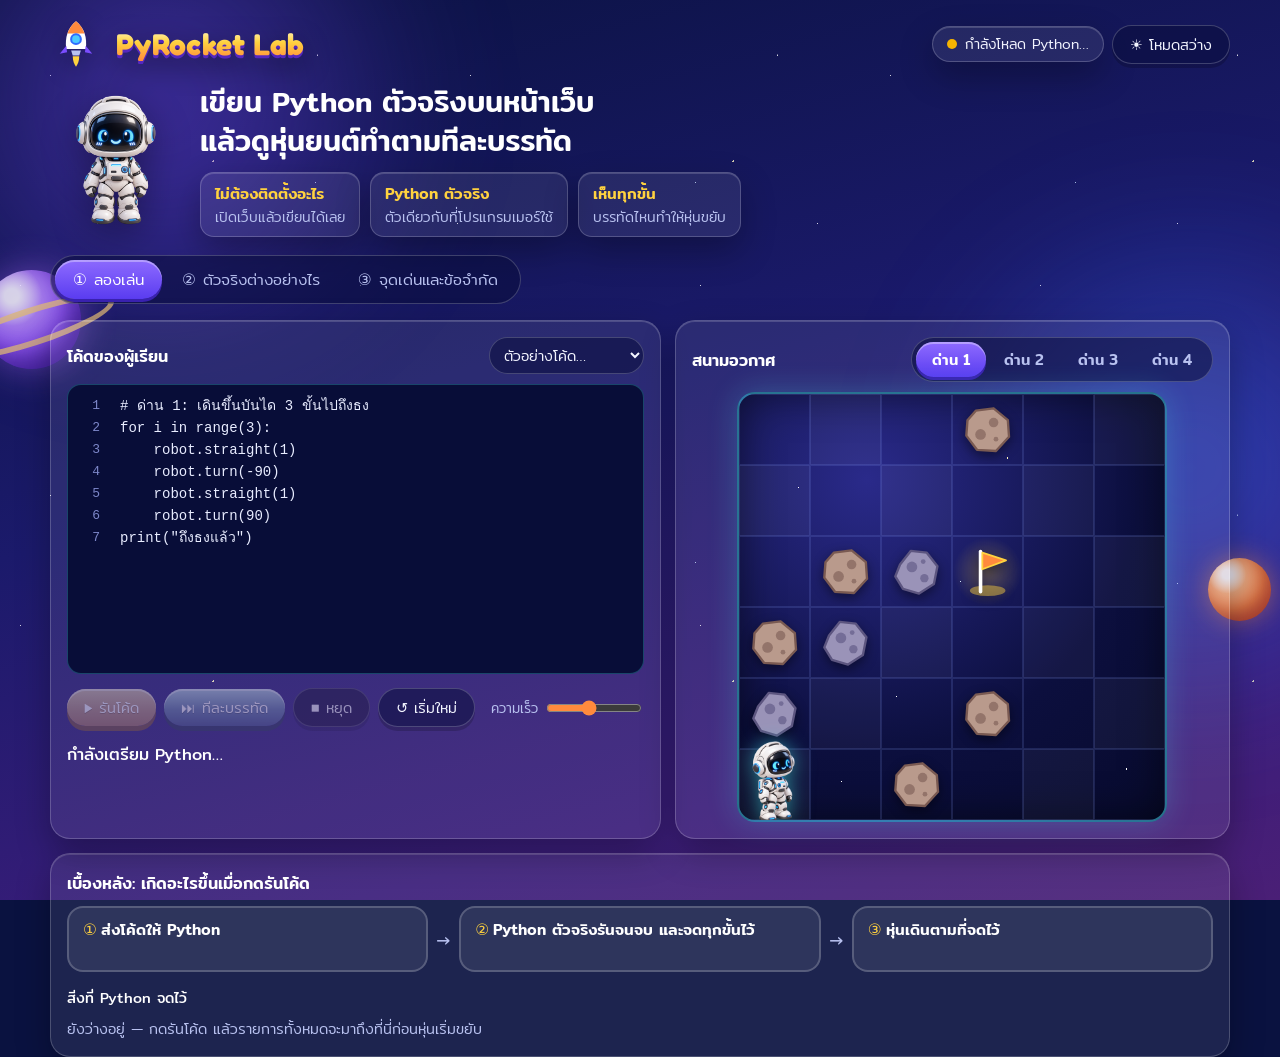
<file: index.html>
<!DOCTYPE html>
<html lang="th">
<head>
  <meta charset="utf-8"><meta name="viewport" content="width=device-width,initial-scale=1">
  <meta name="robots" content="noindex">
  <title>PyRocket Lab • CPython บนเบราว์เซอร์สำหรับหุ่นยนต์จำลอง</title>
  <link rel="icon" type="image/png" href="favicon.png">
  <link rel="preconnect" href="https://fonts.googleapis.com">
  <link rel="preconnect" href="https://fonts.gstatic.com" crossorigin>
  <link href="https://fonts.googleapis.com/css2?family=Fredoka:wght@500;600;700&family=Mitr:wght@300;400;500&family=Sarabun:wght@300;400;500&display=swap" rel="stylesheet">

  <script>try{ if(localStorage.getItem("pr-theme")==="light") document.documentElement.dataset.theme="light"; }catch(e){}</script>
  <link rel="stylesheet" href="style.css?v=7">
</head>
<body>
  <div id="space" aria-hidden="true">
    <div class="nebula n1"></div><div class="nebula n2"></div>
    <div class="planet p1"><i></i></div><div class="planet p2"><i></i></div>
  </div>

  <div class="top">
    <div class="container">
      <svg class="mark" viewBox="0 0 64 64" aria-hidden="true">
        <path d="M32 4c10 8 14 20 12 34H20C18 24 22 12 32 4z" fill="#fff"/><path d="M32 4c5 4 8.500 9 10.500 15h-21C23.500 13 27 8 32 4z" fill="#ff8a3d"/>
        <circle cx="32" cy="26" r="6" fill="#4cc9ff" stroke="#2f6bff" stroke-width="2.500"/>
        <path d="M20 34l-8 10 9-2zM44 34l8 10-9-2z" fill="#7b4dff"/><path d="M26 40h12l-2 6h-8z" fill="#b9c2f0"/>
        <path d="M28 47h8c0 6-2 10-4 13-2-3-4-7-4-13z" fill="#ffd23f"/>
      </svg>
      <div>
        <h1>PyRocket Lab</h1>
      </div>
      <div class="right">
        <span class="pill"><span class="dot loading" id="engineDot"></span><span id="engineText">กำลังโหลด Python…</span></span>
        <button class="btn" id="themeBtn" type="button">☀ โหมดสว่าง</button>
      </div>
    </div>
  </div>

  <div class="container">
    <div class="hero">
      <img src="assets/robot-down.png" alt="" class="mascot" onerror="this.remove()">
      <div>
        <h2>เขียน Python ตัวจริงบนหน้าเว็บ<br>แล้วดูหุ่นยนต์ทำตามทีละบรรทัด</h2>
        <ul class="points">
          <li><b>ไม่ต้องติดตั้งอะไร</b>เปิดเว็บแล้วเขียนได้เลย</li>
          <li><b>Python ตัวจริง</b>ตัวเดียวกับที่โปรแกรมเมอร์ใช้</li>
          <li><b>เห็นทุกขั้น</b>บรรทัดไหนทำให้หุ่นขยับ</li>
        </ul>
      </div>
    </div>

    <div class="seg tabs" id="tabs">
      <button data-view="demo" class="active">① ลองเล่น</button>
      <button data-view="cmp">② ตัวจริงต่างอย่างไร</button>
      <button data-view="about">③ จุดเด่นและข้อจำกัด</button>
    </div>

    <div class="view" id="view-demo">
      <div class="demo">
        <div class="card">
          <h3>โค้ดของผู้เรียน
            <select id="examples">
              <option value="">ตัวอย่างโค้ด…</option>
              <option value="loop3">ลูป for ไปถึงธง</option>
              <option value="func">ฟังก์ชันที่เขียนเอง</option>
              <option value="crash">while + if แล้วชน</option>
              <option value="typo">สะกดชื่อผิด</option>
              <option value="inf">ลูปไม่สิ้นสุด</option>
            </select>
          </h3>
          <div class="editor">
            <div class="gutter" id="gutter"></div>
            <div class="code-wrap">
              <div class="hl" id="hl"></div>
              <textarea class="code" id="code" spellcheck="false" autocomplete="off" autocapitalize="off"></textarea>
            </div>
          </div>
          <div class="row" style="margin-top:14px">
            <button class="btn primary" id="runBtn" disabled>▶ รันโค้ด</button>
            <button class="btn blue" id="stepBtn" disabled>⏭ ทีละบรรทัด</button>
            <button class="btn" id="stopBtn" disabled>■ หยุด</button>
            <button class="btn" id="resetBtn">↺ เริ่มใหม่</button>
            <label class="speed">ความเร็ว <input type="range" id="speed" min="1" max="10" value="5"></label>
          </div>
          <div class="status" id="status">กำลังเตรียม Python…</div>
          <div class="console" id="console"></div>
        </div>

        <div class="card">
          <h3>สนามอวกาศ <span class="seg" id="levels"></span></h3>
          <div class="board">
            <div class="grid" id="grid"></div>
            <div class="sprite" id="sprite"></div>
            <div class="bubble" id="bubble"></div>
          </div>
        </div>
      </div>

      <div class="card behind">
        <h3>เบื้องหลัง: เกิดอะไรขึ้นเมื่อกดรันโค้ด</h3>
        <div class="pipe">
          <div class="stage" id="st1"><div class="name"><i>①</i>ส่งโค้ดให้ Python</div><div class="live" id="live1"></div></div>
          <div class="arrow" id="ar1">→</div>
          <div class="stage" id="st2"><div class="name"><i>②</i><span id="st2name">Python ตัวจริงรันจนจบ และจดทุกขั้นไว้</span></div><div class="live" id="live2"></div></div>
          <div class="arrow" id="ar2">→</div>
          <div class="stage" id="st3"><div class="name"><i>③</i>หุ่นเดินตามที่จดไว้</div><div class="live" id="live3"></div></div>
        </div>
        <div class="tl-head">สิ่งที่ Python จดไว้ <small id="evCount"></small></div>
        <div class="tl" id="tl"><span class="empty">ยังว่างอยู่ — กดรันโค้ด แล้วรายการทั้งหมดจะมาถึงที่นี่ก่อนหุ่นเริ่มขยับ</span></div>
      </div>
    </div>

    <div class="view" id="view-cmp" hidden>
      <p class="lead">เว็บฝึกเขียนโปรแกรมจำนวนมากใช้ตัวแปลภาษาที่เขียนขึ้นใหม่ด้วย JavaScript ลองรันโค้ดเดียวกันบนทั้งสองตัว แล้วดูว่าตอบกลับต่างกันอย่างไร</p>
      <div class="cmp">
        <div class="card">
          <h3>โค้ดที่มีจุดผิด
            <select id="cmpExamples">
              <option value="">ตัวอย่าง…</option>
              <option value="name">สะกดชื่อตัวแปรผิด</option>
              <option value="attr">สะกดชื่อคำสั่งผิด</option>
              <option value="colon">ลืมเครื่องหมาย :</option>
              <option value="paren">ลืมปิดวงเล็บ</option>
              <option value="who">ถามเวอร์ชัน</option>
              <option value="fstr">f-string แบบ =</option>
              <option value="match">match-case</option>
            </select>
          </h3>
          <div class="editor">
            <div class="code-wrap">
              <textarea class="code" id="cmpCode" spellcheck="false" autocomplete="off" autocapitalize="off"></textarea>
            </div>
          </div>
          <div class="row" style="margin-top:14px">
            <button class="btn primary" id="cmpBtn" disabled>▶ รันทั้งสองตัว</button>
          </div>
        </div>
        <div class="card">
          <h3>Python ตัวจริง <small id="cmpPyVer">CPython</small></h3>
          <div class="out" id="outPy"><span class="s">ยังไม่ได้รัน</span></div>
        </div>
        <div class="card">
          <h3>ตัวแปลแบบ JavaScript <small>Skulpt</small></h3>
          <div class="out" id="outSk"><span class="s">ยังไม่ได้รัน</span></div>
        </div>
      </div>
      <div class="verdict" id="verdict"></div>
    </div>

    <div class="view" id="view-about" hidden>
      <div class="facts">
        <div class="card">
          <h3>จุดเด่น</h3>
          <ul>
            <li>ใช้ Python ตัวจริง (CPython) ผู้เรียนจึงได้ภาษาและข้อความแจ้งข้อผิดพลาดแบบเดียวกับที่ใช้ทำงานจริง</li>
            <li>โค้ดรันในเครื่องของผู้เรียนเอง ไม่ต้องติดตั้งโปรแกรม และไม่ต้องส่งโค้ดไปรันที่เซิร์ฟเวอร์</li>
            <li>ดูการทำงานทีละบรรทัดได้ โดยไม่ต้องตั้งค่าพิเศษบนเว็บโฮสต์</li>
            <li>หน้าเว็บไม่ค้าง แม้โค้ดจะวนไม่รู้จบ</li>
            <li>ถ้าเครื่องใช้ Python ตัวจริงไม่ได้ ระบบสลับไปใช้ตัวแปลสำรองให้เอง</li>
          </ul>
        </div>
        <div class="card">
          <h3>ข้อจำกัด</h3>
          <ul>
            <li>ใช้ได้กับสนามที่ผลลัพธ์แน่นอนทุกครั้ง ยังไม่รองรับเซนเซอร์หรือการรับค่าด้วย <code>input()</code></li>
            <li>โค้ดหนึ่งครั้งทำงานได้ไม่เกิน 4 วินาที หรือ 20,000 บรรทัด</li>
            <li>เปิดครั้งแรกต้องโหลดไฟล์ราว 12 MB ครั้งต่อไปจะเร็วขึ้น</li>
          </ul>
        </div>
      </div>
      <footer>
        แนวคิดการบันทึกการทำงานของโปรแกรมแล้วแสดงผลทีละขั้นมีมาก่อนใน Online Python Tutor (Guo, 2013)
        ระบบนี้นำมาใช้ขับหุ่นยนต์จำลอง และประมวลผลในเบราว์เซอร์ผ่าน Pyodide ซึ่งคอมไพล์ CPython เป็น WebAssembly
      </footer>
    </div>
  </div>

  <script src="assets/levels.js?v=1"></script>
  <script src="skulpt_engine.js?v=3"></script>
  <script>
  (function(){
    "use strict";
    const N = 6;
    const WORKER_URL = "pyodide_worker.js?v=3";
    const OBST = ["N1","N2","N3","N4"];

    const ART = {
      N2: `<svg viewBox="0 0 100 100"><path d="M22 38 40 15l27 3 18 23-6 30-25 16-27-8-13-21z" fill="#9a93b8" stroke="#5d5680" stroke-width="4" stroke-linejoin="round"/><circle cx="42" cy="42" r="9" fill="#746d97"/><circle cx="63" cy="61" r="7" fill="#746d97"/><circle cx="61" cy="33" r="4" fill="#746d97"/></svg>`,
      N3: `<svg viewBox="0 0 100 100"><path d="M30 18l30-4 24 20 2 28-22 24-32-2-18-24 2-26z" fill="#b99a8c" stroke="#7a5a52" stroke-width="4" stroke-linejoin="round"/><circle cx="38" cy="58" r="9" fill="#93746a"/><circle cx="60" cy="38" r="8" fill="#93746a"/><circle cx="64" cy="66" r="4" fill="#93746a"/></svg>`,
      N1: `<svg viewBox="0 0 100 100"><defs><radialGradient id="gP1" cx=".35" cy=".3"><stop offset="0" stop-color="#c9f6ff"/><stop offset=".55" stop-color="#4cc9ff"/><stop offset="1" stop-color="#2f6bff"/></radialGradient></defs><circle cx="50" cy="50" r="32" fill="url(#gP1)"/><path d="M24 44c14-8 34-8 52 2M22 58c16 8 38 8 56-4" fill="none" stroke="#fff" stroke-opacity=".45" stroke-width="5" stroke-linecap="round"/></svg>`,
      N4: `<svg viewBox="0 0 100 100"><defs><radialGradient id="gP4" cx=".35" cy=".3"><stop offset="0" stop-color="#ffe0f0"/><stop offset=".55" stop-color="#ff6fb5"/><stop offset="1" stop-color="#c93c8a"/></radialGradient></defs><circle cx="50" cy="50" r="27" fill="url(#gP4)"/><ellipse cx="50" cy="52" rx="45" ry="11" fill="none" stroke="#ffd98a" stroke-width="5" transform="rotate(-18 50 52)"/></svg>`,
      C3: `<svg viewBox="0 0 100 100"><ellipse cx="50" cy="82" rx="30" ry="9" fill="#ffd23f" fill-opacity=".45"/><path d="M38 84V16" stroke="#fff" stroke-width="6" stroke-linecap="round"/><path d="M41 18l40 13-40 15z" fill="#ff8a3d" stroke="#ffd23f" stroke-width="3" stroke-linejoin="round"/></svg>`,
    };

    const ROBOT_IMG = { up:"assets/robot-up.png", right:"assets/robot-right.png", down:"assets/robot-down.png", left:"assets/robot-left.png" };
    const ROBOT_SVG = `<svg viewBox="0 0 100 100"><rect x="30" y="56" width="40" height="30" rx="9" fill="#8e6bff" stroke="#3a22b0" stroke-width="3"/><rect x="12" y="44" width="16" height="30" rx="8" fill="#fff" stroke="#3a22b0" stroke-width="3"/><rect x="72" y="44" width="16" height="30" rx="8" fill="#fff" stroke="#3a22b0" stroke-width="3"/><circle cx="50" cy="46" r="30" fill="#fff" stroke="#3a22b0" stroke-width="3"/><path d="M28 38a22 17 0 0 1 44 0v4a22 12 0 0 1-44 0z" fill="#16205e" stroke="#4cf0ff" stroke-width="3"/><circle cx="41" cy="38" r="4" fill="#4cf0ff"/><circle cx="59" cy="38" r="4" fill="#4cf0ff"/><path d="M50 16V6" stroke="#3a22b0" stroke-width="3"/><circle cx="50" cy="5" r="4" fill="#ff8a3d"/></svg>`;
    let robotImgs = false;

    const EXAMPLES = {
      loop3:
`# ด่าน 1: เดินขึ้นบันได 3 ขั้นไปถึงธง
for i in range(3):
    robot.straight(1)
    robot.turn(-90)
    robot.straight(1)
    robot.turn(90)
print("ถึงธงแล้ว")`,
      func:
`def stair(step_len):
    robot.straight(step_len)
    robot.turn(-90)
    robot.straight(step_len)
    robot.turn(90)

for i in range(3):
    stair(1)
    print("ขึ้นบันไดขั้นที่", i + 1)`,
      crash:
`# เดินไปเรื่อย ๆ จนครบ 6 ก้าว — ดูว่าหุ่นชนที่บรรทัดไหน
steps = 0
while steps < 6:
    robot.straight(1)
    steps += 1
    if steps == 3:
        print("ครึ่งทางแล้ว!")`,
      typo:
`# สะกดผิดที่บรรทัด 2 — แก้แล้วรันใหม่จะเจอบรรทัด 4
robot.straigt(1)
steps = 1
robot.straight(step)`,
      inf:
`# หน้าเว็บไม่ค้าง และระบบหยุดให้เองเมื่อทำงานเกินกำหนด
x = 0
while True:
    x = x + 1`,
    };

    const CMP_EXAMPLES = {
      name:
`total = 10
print(totl + 5)`,
      attr:
`import math
print(math.sqroot(16))`,
      colon:
`for i in range(3)
    print(i)`,
      paren:
`print("สวัสดี"
print("Python")`,
      who:
`import sys
print(sys.version.split()[0])`,
      fstr:
`steps = 3
print(f"{steps=}")`,
      match:
`cmd = "left"
match cmd:
    case "left":
        print("เลี้ยวซ้าย")
    case _:
        print("ไม่รู้จักคำสั่ง")`,
    };

    const $ = (id) => document.getElementById(id);
    const grid = $("grid"), sprite = $("sprite"), bubble = $("bubble");
    const codeEl = $("code"), gutter = $("gutter"), hl = $("hl");
    const runBtn = $("runBtn"), stepBtn = $("stepBtn"), stopBtn = $("stopBtn"), resetBtn = $("resetBtn");
    const statusEl = $("status"), consoleEl = $("console"), tlEl = $("tl");

    const ONLY_LEVEL = (() => { const v = new URLSearchParams(location.search).get("level"); return v && LEVELS[v] ? +v : null; })();
    let level = ONLY_LEVEL || 1;
    let bot = { x:0, y:0, h:0 };
    let worker = null, ready = false;
    let runId = 0;
    let phase = "idle";
    let stepMode = false;
    let stepResolve = null;
    let watchdog = null;
    let evRows = [];
    let codeLines = [];

    function setPipe(active, done){
      [1,2,3].forEach(i => {
        const el = $("st" + i);
        el.classList.toggle("active", i === active);
        el.classList.toggle("done", done.includes(i));
      });
      $("ar1").classList.toggle("active", active === 2);
      $("ar2").classList.toggle("active", active === 3);
    }
    function clearPipe(){
      setPipe(0, []);
      $("live1").textContent = "โค้ดไม่ถูกดัดแปลง";
      $("live2").textContent = "เสร็จก่อนที่หุ่นจะเริ่มขยับ";
      $("live3").textContent = "ต่อเนื่อง หรือทีละบรรทัด";
    }

    const LOAD_TIMEOUT_MS = 25000;
    const FORCE_SKULPT = new URLSearchParams(location.search).get("engine") === "skulpt";
    let engine = "pyodide";
    let engineVersion = null, bootMs = null;
    let loadTimer = null;

    function startWorker(){
      ready = false;
      setEngine("loading", "กำลังโหลด Python…");
      updateButtons();
      let w;
      try{
        if(FORCE_SKULPT) throw new Error("เปิดหน้าด้วย ?engine=skulpt");
        if(typeof WebAssembly !== "object" || typeof Worker !== "function") throw new Error("เบราว์เซอร์ไม่รองรับ WebAssembly หรือ Worker");
        w = worker = new Worker(WORKER_URL);
      }catch(e){ useFallback(e.message); return; }
      w.onmessage = (ev) => { if(w === worker) onWorkerMessage(ev); };
      w.onerror = (e) => { if(w === worker && !ready) useFallback(e.message || "เธรด Python เริ่มทำงานไม่ได้"); };
      clearTimeout(loadTimer);
      loadTimer = setTimeout(() => {
        if(w === worker && !ready) useFallback(`โหลดนานเกิน ${LOAD_TIMEOUT_MS/1000} วินาที`, true);
      }, LOAD_TIMEOUT_MS);
    }

    function useFallback(reason, slowNet){
      console.warn("[PyRocket Lab] ใช้ตัวแปลสำรอง (Skulpt) แทน CPython:", reason);
      clearTimeout(loadTimer);
      engine = "skulpt";
      const w = worker; worker = null;
      if(w){
        if(slowNet){
          w.onmessage = (ev) => { if(ev.data && (ev.data.type === "ready" || ev.data.type === "fatal")) w.terminate(); };
          w.onerror = () => w.terminate();
        }else{ w.onmessage = w.onerror = null; w.terminate(); }
      }
      setEngine("loading", "กำลังโหลดตัวแปลสำรอง…");
      const skT0 = performance.now();
      SkulptEngine.load().then(() => {
        engineVersion = "Skulpt";
        bootMs = Math.round(performance.now() - skT0);
        ready = true;
        setEngine("fallback", "ตัวแปลสำรอง (Skulpt) พร้อมใช้งาน");
        $("engineText").title = "ใช้ Python ตัวจริงไม่ได้: " + reason;
        $("st2name").textContent = "ตัวแปลสำรองรันจนจบ และจดทุกขั้นไว้";
        if(phase === "idle") setStatus("เครื่องนี้ใช้ Python ตัวจริงไม่ได้ จึงสลับไปใช้ตัวแปลสำรองให้ — กด “รันโค้ด” ได้เลย", "warn");
        updateButtons();
      }, (e) => setEngine("fail", "โหลดตัวแปลภาษาไม่สำเร็จ: " + (e.message || e)));
    }

    function onWorkerMessage(ev){
      const m = ev.data;
      if(m.type === "ready"){
        clearTimeout(loadTimer);
        ready = true;
        setEngine("ready", `Python ${m.version} พร้อมใช้งาน`);
        engineVersion = `${m.impl} ${m.version}`;
        bootMs = m.ms;
        $("engineText").title = `${m.impl} ${m.version} ผ่าน Pyodide · โหลด ${(m.ms/1000).toFixed(2)} วินาที`;
        $("cmpPyVer").textContent = "CPython " + m.version;
        if(phase === "idle") setStatus("พร้อมแล้ว — กด “รันโค้ด” เพื่อดูหุ่นทำตามโค้ดทางซ้าย");
        updateButtons();
      }else if(m.type === "fatal"){
        useFallback(m.msg);
      }else if(m.type === "result"){
        if(m.id !== runId) return;
        clearTimeout(watchdog);
        onPythonDone(m.data, m.wall);
      }
    }

    function setEngine(state, text){
      $("engineDot").className = "dot " + state;
      $("engineText").textContent = text;
    }

    function tileAt(x,y){
      const L = LEVELS[level];
      if(L.goal.x === x && L.goal.y === y) return "C3";
      const o = (L.obs||[]).find(o => o.x === x && o.y === y);
      if(o) return o.t || OBST[(x + 2*y) % OBST.length];
      return (x + y) % 2 === 0 ? "C1" : "C2";
    }

    function buildGrid(){
      grid.innerHTML = "";
      for(let y=0; y<N; y++) for(let x=0; x<N; x++){
        const c = document.createElement("div");
        const t = tileAt(x,y);
        c.className = "cell" + (OBST.includes(t) ? " obstacle" : t === "C2" ? " c2" : t === "C3" ? " goal" : "");
        if(ART[t]) c.innerHTML = ART[t];
        grid.appendChild(c);
      }
    }

    function resetBot(){
      const s = LEVELS[level].start;
      bot = { x:s.x, y:s.y, h:(s.dir||0)*90 };
      grid.querySelectorAll(".hit").forEach(c => c.classList.remove("hit"));
      bubble.classList.remove("show");
      paintBot();
    }

    function paintBot(){
      sprite.style.left = ((bot.x + .5) / N * 100) + "%";
      sprite.style.top  = ((bot.y + .5) / N * 100) + "%";
      const d = ((bot.h % 360) + 360) % 360;
      if(robotImgs){
        const dir = d >= 315 || d < 45 ? "up" : d < 135 ? "right" : d < 225 ? "down" : "left";
        const img = sprite.firstElementChild;
        if(img.dataset.dir !== dir){ img.dataset.dir = dir; img.src = ROBOT_IMG[dir]; }
      }else{
        sprite.firstElementChild.style.transform = `rotate(${d}deg)`;
      }
    }

    function loadRobotImages(){
      sprite.innerHTML = ROBOT_SVG;
      const load = (src) => new Promise((res, rej) => { const i = new Image(); i.onload = res; i.onerror = rej; i.src = src; });
      Promise.all(Object.values(ROBOT_IMG).map(load)).then(() => {
        sprite.innerHTML = '<img alt="หุ่นยนต์นักบินอวกาศ">';
        robotImgs = true;
        paintBot();
      }).catch(() => {});
    }

    function buildLevelButtons(){
      const box = $("levels");
      Object.keys(LEVELS).filter(k => !ONLY_LEVEL || +k === ONLY_LEVEL).forEach(k => {
        const b = document.createElement("button");
        b.dataset.level = k;
        b.textContent = "ด่าน " + k;
        b.title = LEVELS[k].name;
        b.addEventListener("click", () => { stopAll(); level = +k; markLevel(); buildGrid(); resetBot(); clearPipe(); });
        box.appendChild(b);
      });
      markLevel();
    }
    function markLevel(){
      [...$("levels").children].forEach(b => b.classList.toggle("active", +b.dataset.level === level));
    }

    function refreshGutter(){
      const n = codeEl.value.split("\n").length;
      if(gutter.childElementCount !== n){
        gutter.innerHTML = Array.from({length:n}, (_,i) => `<div>${i+1}</div>`).join("");
      }
      gutter.scrollTop = codeEl.scrollTop;
      positionHighlight();
    }
    let hlLine = null;
    function highlight(n, isErr){
      hlLine = n;
      hl.classList.toggle("err", !!isErr);
      positionHighlight();
    }
    function positionHighlight(){
      if(!hlLine){ hl.style.display = "none"; return; }
      const lh = parseFloat(getComputedStyle(document.documentElement).getPropertyValue("--line-h")) || 22;
      hl.style.display = "block";
      hl.style.top = (10 + (hlLine-1)*lh - codeEl.scrollTop) + "px";
    }
    function scrollLineIntoView(n){
      const lh = 22, top = (n-1)*lh;
      if(top < codeEl.scrollTop || top > codeEl.scrollTop + codeEl.clientHeight - 2*lh){
        codeEl.scrollTop = Math.max(0, top - codeEl.clientHeight/2);
      }
    }
    function tabKey(el, after){
      el.addEventListener("keydown", (e) => {
        if(e.key === "Tab"){
          e.preventDefault();
          el.setRangeText("    ", el.selectionStart, el.selectionEnd, "end");
          if(after) after();
        }
      });
    }
    codeEl.addEventListener("input", () => { highlight(null); refreshGutter(); });
    codeEl.addEventListener("scroll", refreshGutter);
    tabKey(codeEl, refreshGutter);
    $("examples").addEventListener("change", (e) => {
      const k = e.target.value;
      if(!k) return;
      stopAll();
      codeEl.value = EXAMPLES[k];
      highlight(null); refreshGutter(); resetBot(); clearPipe();
      e.target.value = "";
    });

    function setStatus(text, kind){
      statusEl.textContent = text;
      statusEl.className = "status" + (kind ? " " + kind : "");
    }
    function log(text, cls){
      const d = document.createElement("div");
      if(cls) d.className = cls;
      d.textContent = text;
      consoleEl.appendChild(d);
      consoleEl.scrollTop = consoleEl.scrollHeight;
    }
    function updateButtons(){
      runBtn.disabled  = !ready || phase === "python" || phase === "replay";
      stepBtn.disabled = !ready || phase === "python" || (phase === "replay" && !stepMode);
      stopBtn.disabled = phase === "idle";
      runBtn.textContent = phase === "paused" ? "▶ ทำต่อจนจบ" : "▶ รันโค้ด";
    }
    function speedMs(){ return 60 + (10 - +$("speed").value) * 70; }
    const sleep = (ms) => new Promise(r => setTimeout(r, ms));

    runBtn.addEventListener("click", () => {
      if(phase === "paused"){ stepMode = false; releaseStep(); updateButtons(); return; }
      startRun(false);
    });
    stepBtn.addEventListener("click", () => {
      if(phase === "paused" || phase === "replay"){ releaseStep(); return; }
      startRun(true);
    });
    stopBtn.addEventListener("click", () => {
      const wasPython = phase === "python";
      stopAll();
      setPipe(0, []);
      setStatus("หยุดแล้ว", "warn");
    });
    resetBtn.addEventListener("click", () => {
      stopAll(); resetBot(); highlight(null); clearPipe(); markEvent(-1);
      setStatus(ready ? "เริ่มใหม่แล้ว — กด “รันโค้ด” ได้เลย" : "กำลังเตรียม Python…");
    });

    function releaseStep(){ if(stepResolve){ const r = stepResolve; stepResolve = null; r(); } }

    function stopAll(){
      runId++;
      clearTimeout(watchdog);
      if(phase === "python" && engine === "pyodide"){ const old = worker; old.onmessage = old.onerror = null; old.terminate(); startWorker(); }
      phase = "idle"; stepMode = false;
      releaseStep();
      updateButtons();
    }

    function startRun(step){
      if(!ready) return;
      stopAll();
      resetBot();
      highlight(null);
      consoleEl.innerHTML = "";
      clearPipe();
      stepMode = step;
      phase = "python";
      updateButtons();
      setStatus(engine === "pyodide" ? "Python กำลังรันโค้ด…" : "ตัวแปลสำรองกำลังรันโค้ด…");
      codeLines = codeEl.value.split("\n");
      const L = LEVELS[level];
      const id = runId;
      const code = codeEl.value.replace(/\t/g, "    ");
      $("live1").textContent = `ส่งแล้ว ${code.split("\n").length} บรรทัด`;
      setPipe(2, [1]);
      $("live2").textContent = "กำลังรัน…";
      const field = { N, start:L.start, goal:L.goal, obs:L.obs };
      if(engine === "skulpt"){
        const t0 = performance.now();
        SkulptEngine.run(code, field).then((data) => { if(id === runId) onPythonDone(data, performance.now() - t0); });
        return;
      }
      worker.postMessage({ type:"run", id, code, level: JSON.stringify(field) });
      watchdog = setTimeout(() => {
        if(id !== runId || phase !== "python") return;
        stopAll();
        setPipe(0, [1]);
        $("live2").textContent = "ถูกปิดโดยระบบ";
        setStatus("โปรแกรมรันนานเกินไป — ระบบปิดเธรด Python แล้วโหลดใหม่", "err");
        log("หยุดโดยระบบ: เกิน 8 วินาที", "e");
      }, 8000);
    }

    function onPythonDone(data, wall){
      const st = data.stats || {}, events = data.events || [];
      $("live2").textContent = `ใช้เวลา ${st.py_ms != null ? st.py_ms.toFixed(1) : "?"} มิลลิวินาที · จดไว้ ${events.length} รายการ`;
      renderTrace(events);
      replay(data, runId);
    }

    const fmt = (p) => `${(+p[0]).toFixed(1)}, ${(+p[1]).toFixed(1)}`;
    const short = (t) => t.length > 16 ? t.slice(0, 15) + "…" : t;
    function describe(e){
      if(e.t === "line")  return [`บรรทัด ${e.n}`, `ทำบรรทัด ${e.n}`];
      if(e.t === "move")  return [`เดิน ${e.cells}` + (e.crash ? " ✖" : ""),
                                  `straight(${e.cells})  (${fmt(e.from)}) → (${fmt(e.to)})` + (e.crash ? "  ชน" + (e.crash.type === "edge" ? "ขอบสนาม" : "สิ่งกีดขวาง") : "")];
      if(e.t === "turn")  return [`เลี้ยว ${e.deg}°`, `turn(${e.deg})  ทิศ = ${Math.round(e.heading)}°`];
      if(e.t === "print") return [`print ${short(e.text)}`, `print → ${e.text}`];
      return [e.t, JSON.stringify(e)];
    }

    function renderTrace(events){
      tlEl.innerHTML = "";
      evRows = [];
      if(!events.length){
        tlEl.innerHTML = '<span class="empty">ไม่มีรายการ เพราะโค้ดยังรันไม่ได้ (เช่น พิมพ์ผิดไวยากรณ์)</span>';
      }
      const frag = document.createDocumentFragment();
      events.forEach((e) => {
        const [label, full] = describe(e);
        const chip = document.createElement("span");
        chip.className = "chip" + (e.t === "line" ? " line" : "") + (e.crash ? " crash" : "");
        chip.textContent = label;
        chip.title = full;
        frag.appendChild(chip);
        evRows.push(chip);
      });
      tlEl.appendChild(frag);
      tlEl.scrollTop = 0;
      $("evCount").textContent = events.length ? `0 / ${events.length} รายการ` : "";
    }

    function markEvent(i){
      evRows.forEach((r, k) => { r.classList.toggle("cur", k === i); r.classList.toggle("past", i >= 0 && k < i); });
      if(i < 0 || !evRows[i]) return;
      $("evCount").textContent = `${i + 1} / ${evRows.length} รายการ`;
      $("live3").textContent = `รายการที่ ${i + 1} จาก ${evRows.length}`;
      const r = evRows[i];
      if(r.offsetTop < tlEl.scrollTop || r.offsetTop + r.offsetHeight > tlEl.scrollTop + tlEl.clientHeight){
        tlEl.scrollTop = Math.max(0, r.offsetTop - tlEl.clientHeight / 2);
      }
    }

    const lineText = (n) => `บรรทัด ${n}:  ${(codeLines[n - 1] || "").trim()}`;
    function narrate(ev){
      if(ev.t === "move") return ev.crash ? "หุ่นเดินไปชน!" : `หุ่นเดิน${ev.cells < 0 ? "ถอยหลัง" : "หน้า"} ${Math.abs(ev.cells)} ช่อง`;
      if(ev.t === "turn") return `หุ่นหัน${ev.deg < 0 ? "ซ้าย" : "ขวา"} ${Math.abs(ev.deg)}°`;
      if(ev.t === "print") return `หุ่นพูดว่า “${ev.text}”`;
      return "";
    }

    async function replay(data, id){
      phase = "replay";
      updateButtons();
      setPipe(3, [1,2]);
      const alive = () => id === runId;
      for(let i = 0; i < data.events.length; i++){
        const ev = data.events[i];
        if(!alive()) return;
        markEvent(i);
        if(ev.t === "line"){
          highlight(ev.n);
          scrollLineIntoView(ev.n);
          if(stepMode){
            phase = "paused"; updateButtons();
            setStatus(`รออยู่ที่ ${lineText(ev.n)}  — กด “ทีละบรรทัด” เพื่อทำต่อ`);
            await new Promise(r => { stepResolve = r; });
            if(!alive()) return;
            phase = "replay"; updateButtons();
            setStatus(lineText(ev.n));
          }else{
            setStatus(lineText(ev.n));
            await sleep(speedMs() * .35);
          }
        }else if(ev.t === "move"){
          setStatus(narrate(ev));
          await animateMove(ev, alive);
        }else if(ev.t === "turn"){
          setStatus(narrate(ev));
          bot.h = ev.heading; paintBot();
          await sleep(speedMs() * .9);
        }else if(ev.t === "print"){
          setStatus(narrate(ev));
          log(ev.text);
          bubble.textContent = ev.text;
          bubble.classList.add("show");
          await sleep(Math.max(400, speedMs() * 2));
          bubble.classList.remove("show");
        }
      }
      if(!alive()) return;
      phase = "idle"; stepMode = false; updateButtons();
      markEvent(-1);
      setPipe(0, [1,2,3]);
      $("live3").textContent = data.events.length ? `ครบ ${data.events.length} รายการ` : "ไม่มีรายการ";
      showOutcome(data);
    }

    async function animateMove(ev, alive){
      const [fx, fy] = ev.from, [tx, ty] = ev.to;
      const dist = Math.hypot(tx - fx, ty - fy);
      const dur = Math.max(1, dist) * speedMs();
      const t0 = performance.now();
      await new Promise(res => {
        function frame(){
          if(!alive()) return res();
          const k = Math.min(1, (performance.now() - t0) / dur);
          bot.x = fx + (tx - fx) * k; bot.y = fy + (ty - fy) * k;
          paintBot();
          k < 1 ? setTimeout(frame, 16) : res();
        }
        frame();
      });
      if(ev.crash && alive()){
        const c = grid.children[ev.crash.at[1]*N + ev.crash.at[0]];
        if(c) c.classList.add("hit");
      }
    }

    function showOutcome(data){
      const o = data.outcome;
      if(o.status === "ok"){
        highlight(null);
        const g = LEVELS[level].goal, f = data.final || {};
        if(Math.round(f.x) === g.x && Math.round(f.y) === g.y){ setStatus("🎉 หุ่นถึงธงแล้ว ผ่านด่าน!", "ok"); }
        else setStatus("โค้ดทำงานจบแล้ว แต่หุ่นยังไม่ถึงธง", "warn");
      }else if(o.status === "crash"){
        const where = o.crash.type === "edge" ? "ขอบสนาม" : "สิ่งกีดขวาง";
        highlight(o.line, true);
        setStatus(`💥 หุ่นชน${where} — เกิดจาก${lineText(o.line)}`, "err");
      }else if(o.status === "limit"){
        if(o.line) highlight(o.line, true);
        setStatus("⏹ " + o.msg, "err");
        log(o.msg, "e");
      }else{
        if(o.line) { highlight(o.line, true); scrollLineIntoView(o.line); }
        setStatus(`Python แจ้งว่าโค้ดผิด${o.line ? "ที่บรรทัด " + o.line : ""}`, "err");
        log(o.full || `${o.name}: ${o.msg}`, "e");
      }
    }

    const cmpCode = $("cmpCode"), cmpBtn = $("cmpBtn");
    let cmpWorker = null, cmpReady = null, cmpSeq = 0;
    const cmpWaiting = new Map();

    function cmpPython(){
      if(cmpReady) return cmpReady;
      cmpReady = new Promise((resolve, reject) => {
        const w = cmpWorker = new Worker(WORKER_URL);
        w.onmessage = (ev) => {
          const m = ev.data;
          if(m.type === "ready") resolve();
          else if(m.type === "fatal") reject(new Error(m.msg));
          else if(m.type === "result"){ const f = cmpWaiting.get(m.id); cmpWaiting.delete(m.id); if(f) f(m.data); }
        };
        w.onerror = (e) => reject(new Error(e.message || "โหลด Python ไม่สำเร็จ"));
      });
      return cmpReady;
    }

    async function runOnCPython(code){
      if(typeof WebAssembly !== "object") throw new Error("เบราว์เซอร์นี้ไม่รองรับ WebAssembly");
      await cmpPython();
      const id = ++cmpSeq;
      const blank = JSON.stringify({ N, start:{x:0,y:0,dir:0}, goal:{x:5,y:5}, obs:[] });
      const data = await new Promise((resolve, reject) => {
        cmpWaiting.set(id, resolve);
        cmpWorker.postMessage({ type:"run", id, code, level: blank });
        setTimeout(() => { if(cmpWaiting.delete(id)) reject(new Error("รันนานเกิน 8 วินาที")); }, 8000);
      });
      const out = data.events.filter(e => e.t === "print").map(e => e.text).join("\n");
      const o = data.outcome;
      let err = "";
      if(o.status === "error") err = (o.full || `${o.name}: ${o.msg}`) + (o.line ? `\n(บรรทัด ${o.line})` : "");
      else if(o.status !== "ok") err = o.msg || o.status;
      return { out, err };
    }

    const loadSkulpt = () => SkulptEngine.load();

    async function runOnSkulpt(code){
      await loadSkulpt();
      let out = "";
      Sk.configure({
        output: (t) => { out += t; },
        read: (f) => {
          if(Sk.builtinFiles === undefined || Sk.builtinFiles.files[f] === undefined) throw "File not found: '" + f + "'";
          return Sk.builtinFiles.files[f];
        },
        __future__: Sk.python3,
        execLimit: 4000,
      });
      Sk.execStart = Date.now();
      let err = "";
      try{
        await Sk.misceval.asyncToPromise(() => Sk.importMainWithBody("<stdin>", false, code, true));
      }catch(e){
        err = (e && e.toString) ? e.toString() : String(e);
      }
      return { out: out.replace(/\n$/, ""), err };
    }

    function showOut(el, r){
      el.innerHTML = "";
      const add = (text, cls) => { const d = document.createElement("div"); if(cls) d.className = cls; d.textContent = text; el.appendChild(d); };
      if(r.out) add(r.out);
      if(r.err){
        add(r.err, "e");
        const d = el.lastChild, m = r.err.match(/Did you mean[^\n]*/);
        if(m){
          const [a, b] = r.err.split(m[0]);
          d.textContent = a;
          const k = document.createElement("mark"); k.textContent = m[0];
          d.append(k, b);
        }
      }
      if(!r.out && !r.err) add("(ไม่มีข้อความแสดงผล)", "s");
    }

    cmpBtn.addEventListener("click", async () => {
      const code = cmpCode.value.replace(/\t/g, "    ");
      const v = $("verdict");
      cmpBtn.disabled = true;
      v.className = "verdict"; v.textContent = "กำลังรัน…";
      $("outPy").innerHTML = $("outSk").innerHTML = '<span class="s">กำลังรัน…</span>';
      const safe = (p) => p.catch(e => ({ out:"", err:"รันไม่ได้: " + (e.message || e), failed:true }));
      const [py, sk] = await Promise.all([safe(runOnCPython(code)), safe(runOnSkulpt(code))]);
      showOut($("outPy"), py);
      showOut($("outSk"), sk);
      if(py.failed || sk.failed){ v.textContent = "รันไม่ครบทั้งสองตัว จึงเทียบไม่ได้"; }
      else if(!!py.err !== !!sk.err){ v.className = "verdict diff"; v.textContent = py.err ? "ต่างกัน — ตัวแปลแบบ JavaScript รันได้ แต่ Python ตัวจริงแจ้งว่าผิด" : "ต่างกัน — โค้ดนี้ถูกต้องตามภาษา Python แต่ตัวแปลแบบ JavaScript ยังไม่รู้จัก"; }
      else if(py.out === sk.out && !py.err){ v.className = "verdict same"; v.textContent = "ได้ผลลัพธ์ตรงกัน"; }
      else if(py.err){ v.className = "verdict diff"; v.textContent = /Did you mean/.test(py.err) ? "ทั้งคู่บอกว่าผิด แต่ Python ตัวจริงช่วยเดาคำที่ถูกให้ด้วย (แถบสีเหลือง)" : "ทั้งคู่บอกว่าผิด — ลองเทียบว่าข้อความไหนเข้าใจง่ายกว่า"; }
      else{ v.className = "verdict diff"; v.textContent = "รันได้ทั้งคู่ แต่ผลลัพธ์ต่างกัน"; }
      cmpBtn.disabled = false;
    });
    $("cmpExamples").addEventListener("change", (e) => {
      const k = e.target.value;
      if(!k) return;
      cmpCode.value = CMP_EXAMPLES[k];
      e.target.value = "";
    });
    tabKey(cmpCode);

    $("tabs").addEventListener("click", (e) => {
      const b = e.target.closest("button[data-view]");
      if(!b) return;
      [...$("tabs").children].forEach(x => x.classList.toggle("active", x === b));
      ["demo","cmp","about"].forEach(v => { $("view-" + v).hidden = v !== b.dataset.view; });
      positionHighlight();
    });
    const themeBtn = $("themeBtn");
    function paintThemeBtn(){
      themeBtn.textContent = document.documentElement.dataset.theme === "light" ? "🌙 โหมดอวกาศ" : "☀ โหมดสว่าง";
    }
    themeBtn.addEventListener("click", () => {
      const light = document.documentElement.dataset.theme !== "light";
      if(light) document.documentElement.dataset.theme = "light"; else delete document.documentElement.dataset.theme;
      try{ localStorage.setItem("pr-theme", light ? "light" : "space"); }catch(e){}
      paintThemeBtn();
    });
    paintThemeBtn();

    codeEl.value = EXAMPLES.loop3;
    cmpCode.value = CMP_EXAMPLES.name;
    cmpBtn.disabled = false;
    refreshGutter();
    buildLevelButtons();
    buildGrid();
    loadRobotImages();
    resetBot();
    window.addEventListener("resize", positionHighlight);
    startWorker();
  })();
  </script>
</body>
</html>
</file>
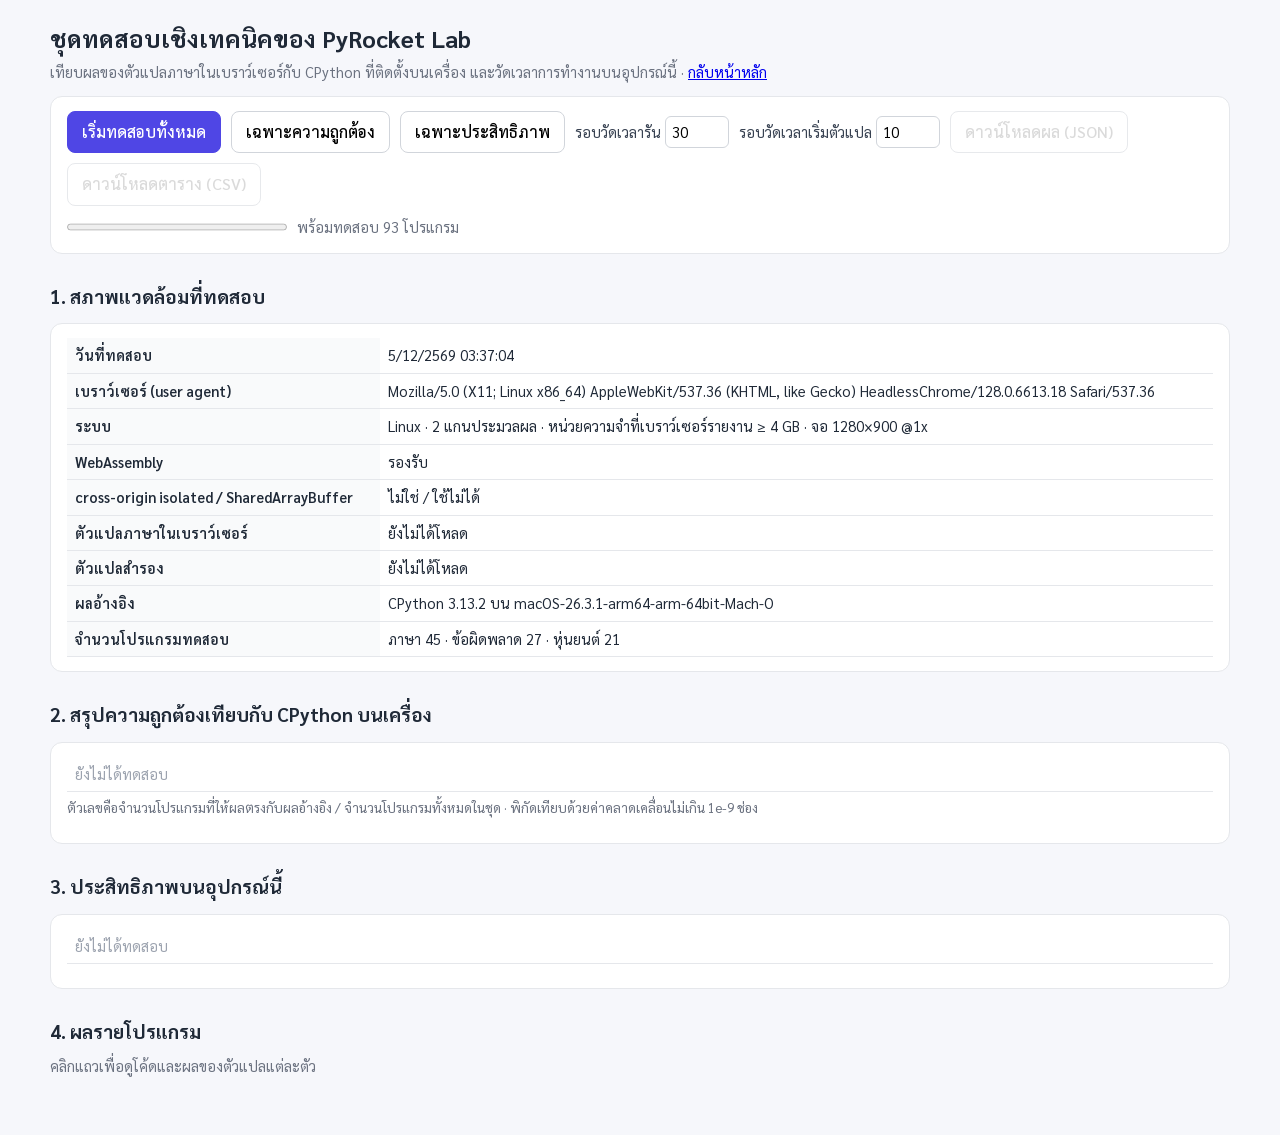
<file: tests/index.html>
<!DOCTYPE html>
<html lang="th">
<head>
  <meta charset="utf-8"><meta name="viewport" content="width=device-width,initial-scale=1">
  <meta name="robots" content="noindex">
  <title>ชุดทดสอบ • PyRocket Lab</title>
  <link rel="icon" type="image/png" href="../favicon.png">
  <link rel="preconnect" href="https://fonts.googleapis.com">
  <link rel="preconnect" href="https://fonts.gstatic.com" crossorigin>
  <link href="https://fonts.googleapis.com/css2?family=Sarabun:wght@400;500;600&display=swap" rel="stylesheet">

  <style>
    *{box-sizing:border-box}
    body{margin:0;font-family:"Sarabun",system-ui,sans-serif;color:#1f2937;background:#f6f7fb;line-height:1.55}
    .wrap{width:min(1180px,calc(100% - 32px));margin:0 auto;padding:20px 0 48px}
    h1{font-size:24px;margin:0 0 4px} h2{font-size:19px;margin:28px 0 8px} h3{font-size:16px;margin:16px 0 6px}
    p{margin:4px 0 10px} .sub{color:#6b7280;font-size:14.5px}
    .card{background:#fff;border:1px solid #e5e7eb;border-radius:12px;padding:14px 16px;margin-top:12px}
    .bar{display:flex;gap:10px;align-items:center;flex-wrap:wrap}
    button{font:inherit;font-weight:500;border:1px solid #d1d5db;background:#fff;border-radius:8px;padding:8px 14px;cursor:pointer}
    button.primary{background:#4f46e5;border-color:#4f46e5;color:#fff}
    button:disabled{opacity:.5;cursor:not-allowed}
    label{font-size:14.5px;color:#374151} input[type=number]{font:inherit;width:64px;padding:4px 6px;border:1px solid #d1d5db;border-radius:6px}
    progress{width:220px;height:14px}
    table{border-collapse:collapse;width:100%;font-size:14.5px;font-variant-numeric:tabular-nums}
    th,td{border-bottom:1px solid #e5e7eb;padding:6px 8px;text-align:left;vertical-align:top}
    th{background:#f9fafb;font-weight:600;white-space:nowrap}
    td.n,th.n{text-align:right;white-space:nowrap}
    tr.grp td{background:#f3f4f6;font-weight:600}
    .ok{color:#15803d} .bad{color:#b91c1c;font-weight:600} .na{color:#9ca3af}
    tr.case{cursor:pointer} tr.case:hover td{background:#f9fafb}
    tr.detail td{background:#fafafa}
    pre{margin:4px 0;font:12.5px/1.5 ui-monospace,Menlo,Consolas,monospace;white-space:pre-wrap;word-break:break-word;
      background:#111827;color:#e5e7eb;border-radius:8px;padding:8px 10px;max-height:260px;overflow:auto}
    .cols{display:grid;grid-template-columns:repeat(3,minmax(0,1fr));gap:10px}
    @media(max-width:800px){.cols{grid-template-columns:1fr}}
    .cols b{font-size:13.5px}
    .scroll{overflow-x:auto}
    .note{font-size:13.5px;color:#6b7280;margin-top:6px}
    @media print{button,.noprint{display:none!important} body{background:#fff} .card{border:0;padding:0} tr.detail{display:none}}
  </style>
</head>
<body>
<div class="wrap">
  <h1>ชุดทดสอบเชิงเทคนิคของ PyRocket Lab</h1>
  <p class="sub">เทียบผลของตัวแปลภาษาในเบราว์เซอร์กับ CPython ที่ติดตั้งบนเครื่อง และวัดเวลาการทำงานบนอุปกรณ์นี้ · <a href="../index.html">กลับหน้าหลัก</a></p>

  <div class="card noprint">
    <div class="bar">
      <button class="primary" id="runAll" disabled>เริ่มทดสอบทั้งหมด</button>
      <button id="runCorrect" disabled>เฉพาะความถูกต้อง</button>
      <button id="runPerf" disabled>เฉพาะประสิทธิภาพ</button>
      <label>รอบวัดเวลารัน <input type="number" id="reps" value="30" min="3" max="200"></label>
      <label>รอบวัดเวลาเริ่มตัวแปล <input type="number" id="boots" value="10" min="1" max="50"></label>
      <button id="dlJson" disabled>ดาวน์โหลดผล (JSON)</button>
      <button id="dlCsv" disabled>ดาวน์โหลดตาราง (CSV)</button>
    </div>
    <div class="bar" style="margin-top:10px"><progress id="prog" value="0" max="1"></progress><span id="progText" class="sub">กำลังโหลดชุดทดสอบ…</span></div>
  </div>

  <h2>1. สภาพแวดล้อมที่ทดสอบ</h2>
  <div class="card scroll"><table id="envTable"></table></div>

  <h2>2. สรุปความถูกต้องเทียบกับ CPython บนเครื่อง</h2>
  <div class="card scroll"><table id="sumTable"><tr><td class="na">ยังไม่ได้ทดสอบ</td></tr></table>
    <p class="note">ตัวเลขคือจำนวนโปรแกรมที่ให้ผลตรงกับผลอ้างอิง / จำนวนโปรแกรมทั้งหมดในชุด · พิกัดเทียบด้วยค่าคลาดเคลื่อนไม่เกิน 1e-9 ช่อง</p></div>

  <h2>3. ประสิทธิภาพบนอุปกรณ์นี้</h2>
  <div class="card scroll"><table id="perfTable"><tr><td class="na">ยังไม่ได้ทดสอบ</td></tr></table>
    <p class="note" id="perfNote"></p></div>

  <h2>4. ผลรายโปรแกรม</h2>
  <p class="sub noprint">คลิกแถวเพื่อดูโค้ดและผลของตัวแปลแต่ละตัว</p>
  <div id="details"></div>
</div>

<script src="../skulpt_engine.js?v=3"></script>
<script>
(function(){
  "use strict";
  const $ = (id) => document.getElementById(id);
  const sleep = (ms) => new Promise(r => setTimeout(r, ms));
  const WORKER_URL = "../pyodide_worker.js?v=3";
  const TOL = 1e-9;
  const RUN_TIMEOUT_MS = 10000;

  const SUITES = {
    language: { title:"ความถูกต้องของภาษา", metrics:[["output","ผลลัพธ์ตรงกัน"]] },
    error:    { title:"ข้อความแจ้งข้อผิดพลาด", metrics:[["type","ชนิดข้อผิดพลาดตรงกัน"],["line","เลขบรรทัดตรงกัน"],["message","ข้อความตรงกันทุกตัวอักษร"]] },
    robot:    { title:"การควบคุมหุ่นยนต์", metrics:[["status","ผลการรันตรงกัน"],["final","ตำแหน่งและทิศสุดท้ายตรงกัน"],["actions","ลำดับการเดิน เลี้ยว และ print ตรงกัน"],["lines","ลำดับบรรทัดที่จดได้ตรงกัน"],["continuity","บันทึกต่อเนื่อง เล่นซ้ำแล้วได้ตำแหน่งสุดท้ายตรงกับที่รายงาน"]] },
  };
  const ENGINES = [["py","CPython ผ่าน Pyodide"],["sk","Skulpt (ตัวสำรอง)"]];

  let cases = [], reference = null;
  const report = { env:null, reference:null, correctness:null, performance:null, cases:{} };

  let worker = null, workerInfo = null, seq = 0;
  function bootWorker(){
    return new Promise((resolve, reject) => {
      const t0 = performance.now();
      const w = new Worker(WORKER_URL);
      w.onmessage = (ev) => {
        const m = ev.data;
        if(m.type === "ready") resolve({ worker:w, wall:performance.now() - t0, inner:m.ms, version:m.version, impl:m.impl });
        else if(m.type === "fatal") reject(new Error(m.msg));
      };
      w.onerror = (e) => reject(new Error(e.message || "worker error"));
    });
  }
  async function ensureWorker(){
    if(worker) return;
    const b = await bootWorker();
    worker = b.worker; workerInfo = b;
  }
  async function runPy(code, level){
    await ensureWorker();
    const id = ++seq, w = worker, t0 = performance.now();
    return new Promise((resolve) => {
      const timer = setTimeout(() => {
        w.terminate(); worker = null;
        resolve({ outcome:{ status:"timeout", msg:"ไม่ตอบกลับภายใน " + RUN_TIMEOUT_MS/1000 + " วินาที" }, events:[], final:null, stats:{} });
      }, RUN_TIMEOUT_MS);
      w.onmessage = (ev) => {
        const m = ev.data;
        if(m.type !== "result" || m.id !== id) return;
        clearTimeout(timer);
        m.data.wall = performance.now() - t0;
        resolve(m.data);
      };
      w.postMessage({ type:"run", id, code, level: JSON.stringify(level) });
    });
  }
  async function runSk(code, level){
    try{ return await SkulptEngine.run(code, level); }
    catch(e){ return { outcome:{ status:"crashed", msg:String((e && e.message) || e) }, events:[], final:null, stats:{} }; }
  }

  const near = (a, b) => typeof a === "number" && typeof b === "number" && Math.abs(a - b) <= TOL;
  const nearPt = (a, b) => !!a && !!b && near(a[0], b[0]) && near(a[1], b[1]);
  const prints = (d) => d.events.filter(e => e.t === "print").map(e => e.text);
  const lineSeq = (d) => d.events.filter(e => e.t === "line").map(e => e.n);
  const actions = (d) => d.events.filter(e => e.t !== "line");
  const sameArr = (a, b) => a.length === b.length && a.every((v, i) => v === b[i]);

  function sameActions(a, b){
    const x = actions(a), y = actions(b);
    if(x.length !== y.length) return false;
    return x.every((e, i) => {
      const f = y[i];
      if(e.t !== f.t || e.line !== f.line) return false;
      if(e.t === "print") return e.text === f.text;
      if(e.t === "turn") return near(e.deg, f.deg) && near(e.heading, f.heading);
      return near(e.cells, f.cells) && nearPt(e.from, f.from) && nearPt(e.to, f.to) && !!e.crash === !!f.crash
        && (!e.crash || (e.crash.type === f.crash.type && sameArr(e.crash.at, f.crash.at)));
    });
  }
  function sameStatus(a, b){
    const x = a.outcome, y = b.outcome;
    if(x.status !== y.status) return false;
    if(x.status === "crash") return x.crash.type === y.crash.type && sameArr(x.crash.at, y.crash.at) && x.line === y.line;
    if(x.status === "error") return x.name === y.name;
    return true;
  }
  const sameFinal = (a, b) => !!a.final && !!b.final && near(a.final.x, b.final.x) && near(a.final.y, b.final.y) && near(a.final.h, b.final.h);

  function continuous(d, level){
    if(!d.final) return false;
    const st = level.start;
    let x = st.x, y = st.y, h = (("heading" in st ? st.heading : (st.dir || 0) * 90) % 360 + 360) % 360;
    for(const e of d.events){
      if(e.t === "move"){ if(!near(e.from[0], x) || !near(e.from[1], y)) return false; x = e.to[0]; y = e.to[1]; }
      else if(e.t === "turn"){ if(!near(e.heading, ((h + e.deg) % 360 + 360) % 360)) return false; h = e.heading; }
    }
    return near(x, d.final.x) && near(y, d.final.y) && near(h, d.final.h);
  }

  function judge(c, ref, got){
    if(c.suite === "language") return { output: got.outcome.status === ref.outcome.status && sameArr(prints(got), prints(ref)) };
    if(c.suite === "error"){
      const isErr = got.outcome.status === "error";
      return { type: isErr && got.outcome.name === ref.outcome.name,
               line: isErr && got.outcome.line === ref.outcome.line,
               message: isErr && got.outcome.full === ref.outcome.full };
    }
    return { status: sameStatus(got, ref), final: sameFinal(got, ref), actions: sameActions(got, ref),
             lines: sameArr(lineSeq(got), lineSeq(ref)), continuity: continuous(got, c.level) };
  }

  function maxCoordDiff(ref, got){
    const x = actions(ref), y = actions(got);
    if(x.length !== y.length) return null;
    let m = 0;
    x.forEach((e, i) => { if(e.t === "move" && y[i].t === "move") [0,1].forEach(k => {
      m = Math.max(m, Math.abs(e.from[k] - y[i].from[k]), Math.abs(e.to[k] - y[i].to[k])); }); });
    if(ref.final && got.final) m = Math.max(m, Math.abs(ref.final.x - got.final.x), Math.abs(ref.final.y - got.final.y));
    return m;
  }

  function collectEnv(){
    const n = navigator;
    report.env = {
      time: new Date().toISOString(), url: location.href, userAgent: n.userAgent,
      platform: (n.userAgentData && n.userAgentData.platform) || n.platform || "",
      cores: n.hardwareConcurrency || null, memoryGB: n.deviceMemory || null,
      screen: `${screen.width}×${screen.height} @${devicePixelRatio}x`,
      webAssembly: typeof WebAssembly === "object", crossOriginIsolated: !!self.crossOriginIsolated,
      sharedArrayBuffer: typeof SharedArrayBuffer !== "undefined",
    };
    renderEnv();
  }
  function renderEnv(){
    const e = report.env, r = report.reference || {};
    const rows = [
      ["วันที่ทดสอบ", new Date(e.time).toLocaleString("th-TH")],
      ["เบราว์เซอร์ (user agent)", e.userAgent],
      ["ระบบ", e.platform + " · " + (e.cores || "?") + " แกนประมวลผล" + (e.memoryGB ? " · หน่วยความจำที่เบราว์เซอร์รายงาน ≥ " + e.memoryGB + " GB" : "") + " · จอ " + e.screen],
      ["WebAssembly", e.webAssembly ? "รองรับ" : "ไม่รองรับ"],
      ["cross-origin isolated / SharedArrayBuffer", (e.crossOriginIsolated ? "ใช่" : "ไม่ใช่") + " / " + (e.sharedArrayBuffer ? "ใช้ได้" : "ใช้ไม่ได้")],
      ["ตัวแปลภาษาในเบราว์เซอร์", e.pyodide ? `${e.pyodide.impl} ${e.pyodide.version} ผ่าน Pyodide` : "ยังไม่ได้โหลด"],
      ["ตัวแปลสำรอง", e.skulpt || "ยังไม่ได้โหลด"],
      ["ผลอ้างอิง", r.python ? `${r.implementation} ${r.python} บน ${r.platform}` : "-"],
      ["จำนวนโปรแกรมทดสอบ", r.cases ? `ภาษา ${r.cases.language} · ข้อผิดพลาด ${r.cases.error} · หุ่นยนต์ ${r.cases.robot}` : "-"],
    ];
    $("envTable").innerHTML = rows.map(([k, v]) => `<tr><th>${k}</th><td>${esc(String(v))}</td></tr>`).join("");
  }
  const esc = (s) => s.replace(/[&<>]/g, ch => ({ "&":"&amp;", "<":"&lt;", ">":"&gt;" }[ch]));

  async function runCorrectness(){
    const total = cases.length;
    let done = 0;
    for(const c of cases){
      setProg(done / total, `ความถูกต้อง: ${c.id} ${c.name}`);
      const ref = reference.results[c.id];
      const py = await runPy(c.code, c.level);
      const sk = await runSk(c.code, c.level);
      report.cases[c.id] = { py:slim(py), sk:slim(sk), judge:{ py:judge(c, ref, py), sk:judge(c, ref, sk) },
                             coordDiff: c.suite === "robot" ? { py:maxCoordDiff(ref, py), sk:maxCoordDiff(ref, sk) } : undefined };
      done++;
      await sleep(0);
    }
    report.env.pyodide = { impl:workerInfo.impl, version:workerInfo.version };
    report.env.skulpt = "Skulpt · รายงานตัวเองว่า Python " + (await skulptVersion());
    summarize();
    renderEnv(); renderSummary(); renderDetails();
  }
  async function skulptVersion(){
    const d = await runSk("import sys\nprint(sys.version)", cases[0].level);
    return prints(d)[0] || "?";
  }
  function slim(d){
    const o = { outcome:d.outcome, final:d.final, prints:prints(d).slice(0, 50), nEvents:d.events.length, nLines:lineSeq(d).length };
    if(d.events.length <= 200) o.events = d.events;
    return o;
  }

  function summarize(){
    const sum = {};
    for(const [suite, def] of Object.entries(SUITES)){
      const list = cases.filter(c => c.suite === suite);
      const groups = [...new Set(list.map(c => c.group))];
      sum[suite] = { n:list.length, metrics:{}, groups:{} };
      for(const [m] of def.metrics){
        sum[suite].metrics[m] = {};
        for(const [eng] of ENGINES) sum[suite].metrics[m][eng] = list.filter(c => report.cases[c.id].judge[eng][m]).length;
      }
      for(const g of groups){
        const gl = list.filter(c => c.group === g);
        sum[suite].groups[g] = { n:gl.length };
        for(const [m] of def.metrics){
          sum[suite].groups[g][m] = {};
          for(const [eng] of ENGINES) sum[suite].groups[g][m][eng] = gl.filter(c => report.cases[c.id].judge[eng][m]).length;
        }
      }
    }
    const robots = cases.filter(c => c.suite === "robot");
    const diffs = (eng) => robots.map(c => report.cases[c.id].coordDiff[eng]).filter(v => v !== null);
    sum.maxCoordDiff = { py: Math.max(0, ...diffs("py")), sk: Math.max(0, ...diffs("sk")) };
    const lineCov = (eng) => {
      let a = 0, b = 0;
      robots.forEach(c => { const ref = reference.results[c.id]; if(ref.outcome.status !== "ok") return;
        a += report.cases[c.id][eng].nLines; b += lineSeq(ref).length; });
      return b ? a / b : null;
    };
    sum.lineCoverage = { py: lineCov("py"), sk: lineCov("sk") };
    report.correctness = sum;
  }

  const pct = (a, n) => `${a}/${n} (${(100 * a / n).toFixed(1)}%)`;
  function renderSummary(){
    const s = report.correctness;
    let h = `<tr><th>ชุดทดสอบ</th><th>เกณฑ์</th>${ENGINES.map(e => `<th class="n">${e[1]}</th>`).join("")}</tr>`;
    for(const [suite, def] of Object.entries(SUITES)){
      def.metrics.forEach(([m, label], i) => {
        h += `<tr>${i === 0 ? `<td rowspan="${def.metrics.length}"><b>${def.title}</b><br><span class="sub">${s[suite].n} โปรแกรม</span></td>` : ""}
          <td>${label}</td>${ENGINES.map(([eng]) => { const a = s[suite].metrics[m][eng];
            return `<td class="n ${a === s[suite].n ? "ok" : ""}">${pct(a, s[suite].n)}</td>`; }).join("")}</tr>`;
      });
    }
    h += `<tr><td rowspan="2"><b>ค่าเสริมของชุดหุ่นยนต์</b></td><td>ค่าต่างของพิกัดสูงสุดเทียบกับผลอ้างอิง (ช่อง)</td>
          ${ENGINES.map(([e]) => `<td class="n">${s.maxCoordDiff[e].toExponential(2)}</td>`).join("")}</tr>
          <tr><td>จำนวนบรรทัดที่จดได้ เทียบกับผลอ้างอิง (โปรแกรมที่รันจบปกติ)</td>
          ${ENGINES.map(([e]) => `<td class="n">${s.lineCoverage[e] === null ? "-" : (100 * s.lineCoverage[e]).toFixed(1) + "%"}</td>`).join("")}</tr>`;
    $("sumTable").innerHTML = h;
  }

  function renderDetails(){
    const box = $("details");
    box.innerHTML = "";
    const mark = (v) => v ? '<span class="ok">✓</span>' : '<span class="bad">✗</span>';
    for(const [suite, def] of Object.entries(SUITES)){
      const list = cases.filter(c => c.suite === suite);
      const card = document.createElement("div");
      card.className = "card scroll";
      let h = `<h3>${def.title}</h3><table><tr><th>รหัส</th><th>โปรแกรม</th>` +
        ENGINES.map(e => def.metrics.map(m => `<th class="n" title="${e[1]}: ${m[1]}">${e[0] === "py" ? "CPy" : "Sk"}·${m[1].split(/[ ]/)[0]}</th>`).join("")).join("") + "</tr>";
      let group = null;
      const span = 2 + ENGINES.length * def.metrics.length;
      for(const c of list){
        if(c.group !== group){
          group = c.group;
          const g = report.correctness[suite].groups[group], m0 = def.metrics[0][0];
          h += `<tr class="grp"><td colspan="${span}">${group} — ${g.n} โปรแกรม · ${def.metrics[0][1]}: ` +
               ENGINES.map(([e, n]) => `${n} ${g[m0][e]}/${g.n}`).join(" · ") + "</td></tr>";
        }
        const j = report.cases[c.id].judge;
        h += `<tr class="case" data-id="${c.id}"><td>${c.id}</td><td>${esc(c.name)}</td>` +
          ENGINES.map(([e]) => def.metrics.map(([m]) => `<td class="n">${mark(j[e][m])}</td>`).join("")).join("") + "</tr>";
      }
      card.innerHTML = h + "</table>";
      box.appendChild(card);
    }
    box.onclick = (ev) => {
      const tr = ev.target.closest("tr.case");
      if(!tr) return;
      if(tr.nextElementSibling && tr.nextElementSibling.classList.contains("detail")){ tr.nextElementSibling.remove(); return; }
      const c = cases.find(x => x.id === tr.dataset.id), ref = reference.results[c.id], r = report.cases[c.id];
      const show = (o, pr, fin, nLines) => {
        let t = `ผล: ${o.status}` + (o.name ? ` ${o.name}` : "") + (o.line ? ` (บรรทัด ${o.line})` : "") + "\n";
        if(o.full || o.msg) t += (o.full || o.msg) + "\n";
        if(o.crash) t += `ชน ${o.crash.type} ที่ช่อง ${o.crash.at}\n`;
        if(pr.length) t += "print:\n" + pr.join("\n") + "\n";
        if(c.suite === "robot" && fin) t += `ตำแหน่งสุดท้าย: (${fin.x}, ${fin.y}) ทิศ ${fin.h}\nจดบรรทัดได้ ${nLines} ครั้ง`;
        return esc(t.trim());
      };
      const d = document.createElement("tr");
      d.className = "detail";
      d.innerHTML = `<td colspan="${tr.children.length}"><pre>${esc(c.code)}</pre><div class="cols">
        <div><b>ผลอ้างอิง (CPython บนเครื่อง)</b><pre>${show(ref.outcome, prints(ref), ref.final, lineSeq(ref).length)}</pre></div>
        <div><b>CPython ผ่าน Pyodide</b><pre>${show(r.py.outcome, r.py.prints, r.py.final, r.py.nLines)}</pre></div>
        <div><b>Skulpt</b><pre>${show(r.sk.outcome, r.sk.prints, r.sk.final, r.sk.nLines)}</pre></div></div></td>`;
      tr.after(d);
    };
  }

  const PY_FILES = ["pyodide.js", "pyodide.asm.js", "pyodide.asm.wasm", "python_stdlib.zip", "pyodide-lock.json"].map(f => "../vendor/pyodide/" + f);
  const SK_FILES = ["skulpt.min.js", "skulpt-stdlib.js"].map(f => "../vendor/skulpt/" + f);
  const PERF_PROGRAMS = [
    ["เฉลยด่าน 1", "R01"], ["เฉลยด่าน 2", "R02"], ["เฉลยด่าน 3", "R03"], ["เฉลยด่าน 4", "R04"],
    ["ลูปคำนวณ 3,000 รอบ", null, "total = 0\nfor i in range(3000):\n    total += i\nprint(total)"],
  ];

  function stats(a){
    const s = [...a].sort((x, y) => x - y), n = s.length;
    const mean = s.reduce((p, v) => p + v, 0) / n;
    const sd = n > 1 ? Math.sqrt(s.reduce((p, v) => p + (v - mean) ** 2, 0) / (n - 1)) : 0;
    const median = n % 2 ? s[(n - 1) / 2] : (s[n / 2 - 1] + s[n / 2]) / 2;
    return { n, mean, sd, median, min:s[0], max:s[n - 1] };
  }

  async function download(files){
    let bytes = 0;
    const t0 = performance.now();
    for(const f of files){
      const buf = await (await fetch(f, { cache:"no-store" })).arrayBuffer();
      bytes += buf.byteLength;
    }
    return { bytes, ms: performance.now() - t0 };
  }

  async function cacheProbe(){
    const u = new URL(PY_FILES[2], location.href).href;
    for(let i = 0; i < 2; i++) await (await fetch(u)).arrayBuffer();
    const e = performance.getEntriesByName(u).pop();
    return e ? e.transferSize === 0 : null;
  }

  function bootSkulptOnce(){
    return new Promise((resolve, reject) => {
      const base = new URL("../vendor/skulpt/", location.href).href, key = "skboot" + Math.random();
      const f = document.createElement("iframe");
      f.style.display = "none";
      const onMsg = (ev) => { if(ev.data && ev.data.key === key){ window.removeEventListener("message", onMsg); f.remove(); ev.data.ok ? resolve(ev.data.ms) : reject(new Error("โหลด Skulpt ไม่สำเร็จ")); } };
      window.addEventListener("message", onMsg);
      f.srcdoc = `<script>var t0=performance.now();function done(ok){parent.postMessage({key:${JSON.stringify(key)},ok:ok,ms:performance.now()-t0},"*")}<\/script>` +
        `<script src="${base}skulpt.min.js" onerror="done(false)"><\/script><script src="${base}skulpt-stdlib.js" onerror="done(false)"><\/script>` +
        `<script>done(typeof Sk==="object")<\/script>`;
      document.body.appendChild(f);
    });
  }

  async function runPerformance(){
    const reps = Math.max(3, +$("reps").value || 30), boots = Math.max(1, +$("boots").value || 10);
    const perf = { reps, boots };
    const steps = 2 + boots * 2 + PERF_PROGRAMS.length * 2;
    let step = 0;
    const tick = (t) => setProg(step++ / steps, "ประสิทธิภาพ: " + t);

    tick("ดาวน์โหลดไฟล์ของ Pyodide โดยไม่ใช้แคช");
    perf.pyDownload = await download(PY_FILES);
    tick("ดาวน์โหลดไฟล์ของ Skulpt โดยไม่ใช้แคช");
    perf.skDownload = await download(SK_FILES);
    perf.httpCache = await cacheProbe();
    perf.pageHidden = document.hidden;

    if(worker){ worker.terminate(); worker = null; }
    const pyBoot = [], skBoot = [];
    for(let i = 0; i < boots; i++){
      tick(`เริ่ม CPython รอบที่ ${i + 1}/${boots}`);
      const b = await bootWorker();
      pyBoot.push(b.wall);
      if(i === boots - 1){ worker = b.worker; workerInfo = b; } else b.worker.terminate();
    }
    for(let i = 0; i < boots; i++){
      tick(`เริ่ม Skulpt รอบที่ ${i + 1}/${boots}`);
      skBoot.push(await bootSkulptOnce());
    }
    perf.pyBoot = stats(pyBoot); perf.pyBootRaw = pyBoot;
    perf.skBoot = stats(skBoot); perf.skBootRaw = skBoot;

    perf.programs = [];
    for(const [name, id, src] of PERF_PROGRAMS){
      const c = id ? cases.find(x => x.id === id) : { code:src, level:cases[0].level };
      const row = { name, id: id || "P05" };
      for(const [eng, run] of [["py", runPy], ["sk", runSk]]){
        tick(`${name} บน ${eng === "py" ? "CPython" : "Skulpt"} × ${reps} รอบ`);
        await run(c.code, c.level);
        const inner = [], wall = [];
        let events = 0;
        for(let i = 0; i < reps; i++){
          const t0 = performance.now();
          const d = await run(c.code, c.level);
          wall.push(performance.now() - t0);
          inner.push(d.stats.py_ms);
          events = d.events.length;
        }
        row[eng] = { inner:stats(inner), wall:stats(wall), events };
        await sleep(0);
      }
      perf.programs.push(row);
    }
    report.performance = perf;
    renderPerf();
  }

  const ms = (v) => v < 10 ? v.toFixed(2) : v < 100 ? v.toFixed(1) : v.toFixed(0);
  const cell = (s) => `<td class="n">${ms(s.median)}</td><td class="n">${ms(s.mean)} ± ${ms(s.sd)}</td><td class="n">${ms(s.min)}–${ms(s.max)}</td>`;
  const mb = (b) => (b / 1048576).toFixed(2) + " MB";
  function renderPerf(){
    const p = report.performance;
    let h = `<tr><th>รายการ</th><th>ตัวแปลภาษา</th><th class="n">มัธยฐาน (ms)</th><th class="n">เฉลี่ย ± SD (ms)</th><th class="n">ต่ำสุด–สูงสุด (ms)</th><th class="n">หมายเหตุ</th></tr>`;
    h += `<tr><td rowspan="2"><b>ขนาดไฟล์และเวลาดาวน์โหลด</b><br><span class="sub">ไม่ใช้แคช 1 ครั้ง</span></td>
      <td>CPython ผ่าน Pyodide</td><td class="n">${ms(p.pyDownload.ms)}</td><td class="n na">-</td><td class="n na">-</td><td class="n">${mb(p.pyDownload.bytes)} (${PY_FILES.length} ไฟล์)</td></tr>
      <tr><td>Skulpt</td><td class="n">${ms(p.skDownload.ms)}</td><td class="n na">-</td><td class="n na">-</td><td class="n">${mb(p.skDownload.bytes)} (${SK_FILES.length} ไฟล์)</td></tr>`;
    const cacheText = p.httpCache === true ? "ไฟล์อยู่ในแคชแล้ว" : p.httpCache === false ? "เบราว์เซอร์นี้ไม่ได้ใช้แคช" : "ไม่ทราบสถานะแคช";
    h += `<tr><td rowspan="2"><b>เวลาเริ่มตัวแปลภาษา</b><br><span class="sub">${cacheText}</span></td>
      <td>CPython ผ่าน Pyodide</td>${cell(p.pyBoot)}<td class="n">n = ${p.boots}</td></tr>
      <tr><td>Skulpt</td>${cell(p.skBoot)}<td class="n">n = ${p.boots}</td></tr>`;
    for(const r of p.programs){
      h += `<tr><td rowspan="4"><b>เวลารัน: ${esc(r.name)}</b><br><span class="sub">${r.py.events} เหตุการณ์</span></td>
        <td>CPython — ในตัวแปลภาษา</td>${cell(r.py.inner)}<td class="n">n = ${p.reps}</td></tr>
        <tr><td>CPython — รวมส่งไป-กลับเธรด (กดรันจนหุ่นเริ่มเคลื่อนที่)</td>${cell(r.py.wall)}<td class="n">n = ${p.reps}</td></tr>
        <tr><td>Skulpt — ในตัวแปลภาษา</td>${cell(r.sk.inner)}<td class="n">${r.sk.events} เหตุการณ์</td></tr>
        <tr><td>Skulpt — รวม (กดรันจนหุ่นเริ่มเคลื่อนที่)</td>${cell(r.sk.wall)}<td class="n">n = ${p.reps}</td></tr>`;
    }
    $("perfTable").innerHTML = h;
    const warn = [];
    if(p.httpCache === false) warn.push("เบราว์เซอร์นี้ไม่ได้เก็บไฟล์ไว้ในแคช เวลาเริ่มตัวแปลภาษาจึงเป็นกรณีเปิดครั้งแรกทุกรอบ");
    if(p.pageHidden) warn.push("หน้านี้ถูกซ่อนอยู่ระหว่างทดสอบ เบราว์เซอร์อาจลดความเร็วการทำงาน ควรเปิดหน้าไว้ด้านหน้าแล้ววัดใหม่");
    $("perfNote").innerHTML = (warn.length ? `<b class="bad">ข้อควรระวัง: ${warn.join(" · ")}</b><br>` : "") + "เวลาดาวน์โหลดขึ้นกับเครือข่ายระหว่างอุปกรณ์นี้กับเซิร์ฟเวอร์ ถ้าเปิดจาก localhost จะไม่สะท้อนการใช้งานจริง · เวลารันวัดหลังรอบอุ่นเครื่อง 1 รอบ";
  }

  function setProg(v, text){ $("prog").value = v; $("progText").textContent = text; }
  const buttons = ["runAll", "runCorrect", "runPerf"];
  async function guard(fn, label){
    buttons.forEach(b => $(b).disabled = true);
    try{
      await fn();
      setProg(1, label + " เสร็จแล้ว — " + new Date().toLocaleTimeString("th-TH"));
      $("dlJson").disabled = $("dlCsv").disabled = false;
    }catch(e){
      console.error(e);
      setProg(0, "หยุดเพราะข้อผิดพลาด: " + (e.message || e));
    }
    buttons.forEach(b => $(b).disabled = false);
  }
  $("runAll").onclick = () => guard(async () => { await runCorrectness(); await runPerformance(); renderEnv(); }, "ทดสอบทั้งหมด");
  $("runCorrect").onclick = () => guard(runCorrectness, "ทดสอบความถูกต้อง");
  $("runPerf").onclick = () => guard(async () => { await runPerformance(); report.env.pyodide = { impl:workerInfo.impl, version:workerInfo.version }; renderEnv(); }, "ทดสอบประสิทธิภาพ");

  function save(name, text, type){
    const a = document.createElement("a");
    a.href = URL.createObjectURL(new Blob([text], { type }));
    a.download = name;
    a.click();
    setTimeout(() => URL.revokeObjectURL(a.href), 1000);
  }
  const stamp = () => new Date().toISOString().slice(0, 16).replace(/[-:T]/g, "");
  $("dlJson").onclick = () => save(`pyrocket-test-${stamp()}.json`, JSON.stringify(report, null, 1), "application/json");
  $("dlCsv").onclick = () => {
    const q = (v) => `"${String(v).replace(/"/g, '""')}"`;
    const rows = [["section", "item", "metric", "engine", "value", "n"]];
    const s = report.correctness, p = report.performance;
    if(s){
      for(const [suite, def] of Object.entries(SUITES)) for(const [m, label] of def.metrics) for(const [e, en] of ENGINES)
        rows.push(["correctness", def.title, label, en, s[suite].metrics[m][e], s[suite].n]);
      for(const [suite, def] of Object.entries(SUITES)) for(const [g, gv] of Object.entries(s[suite].groups)) for(const [m, label] of def.metrics) for(const [e, en] of ENGINES)
        rows.push(["correctness-group", def.title + " / " + g, label, en, gv[m][e], gv.n]);
      for(const [e, en] of ENGINES){
        rows.push(["correctness", "หุ่นยนต์", "ค่าต่างของพิกัดสูงสุด (ช่อง)", en, s.maxCoordDiff[e], ""]);
        rows.push(["correctness", "หุ่นยนต์", "สัดส่วนบรรทัดที่จดได้", en, s.lineCoverage[e], ""]);
      }
      for(const c of cases) for(const [e, en] of ENGINES) for(const [m, v] of Object.entries(report.cases[c.id].judge[e]))
        rows.push(["case", c.id + " " + c.name, m, en, v ? 1 : 0, ""]);
    }
    if(p){
      rows.push(["performance", "สภาพการวัด", "เบราว์เซอร์ใช้แคช", "", p.httpCache, ""], ["performance", "สภาพการวัด", "หน้าถูกซ่อนระหว่างวัด", "", p.pageHidden, ""]);
      rows.push(["performance", "ดาวน์โหลดไม่ใช้แคช", "bytes", "CPython ผ่าน Pyodide", p.pyDownload.bytes, 1], ["performance", "ดาวน์โหลดไม่ใช้แคช", "ms", "CPython ผ่าน Pyodide", p.pyDownload.ms, 1]);
      rows.push(["performance", "ดาวน์โหลดไม่ใช้แคช", "bytes", "Skulpt", p.skDownload.bytes, 1], ["performance", "ดาวน์โหลดไม่ใช้แคช", "ms", "Skulpt", p.skDownload.ms, 1]);
      const put = (item, eng, st) => ["median", "mean", "sd", "min", "max"].forEach(k => rows.push(["performance", item, k + " (ms)", eng, st[k], st.n]));
      put("เวลาเริ่มตัวแปลภาษา", "CPython ผ่าน Pyodide", p.pyBoot); put("เวลาเริ่มตัวแปลภาษา", "Skulpt", p.skBoot);
      for(const r of p.programs){
        put("เวลารัน: " + r.name, "CPython — ในตัวแปลภาษา", r.py.inner);
        put("เวลารัน: " + r.name, "CPython — รวมส่งไป-กลับเธรด", r.py.wall);
        put("เวลารัน: " + r.name, "Skulpt — ในตัวแปลภาษา", r.sk.inner);
        put("เวลารัน: " + r.name, "Skulpt — รวม", r.sk.wall);
      }
    }
    save(`pyrocket-test-${stamp()}.csv`, "﻿" + rows.map(r => r.map(q).join(",")).join("\n"), "text/csv");
  };

  window.PyRocketTestReport = report;

  (async function init(){
    try{
      [cases, reference] = await Promise.all([
        fetch("cases.json", { cache:"no-store" }).then(r => r.json()),
        fetch("reference.json", { cache:"no-store" }).then(r => r.json()),
      ]);
      report.reference = reference.meta;
      collectEnv();
      setProg(0, `พร้อมทดสอบ ${cases.length} โปรแกรม`);
      buttons.forEach(b => $(b).disabled = false);
    }catch(e){
      setProg(0, "โหลดชุดทดสอบไม่สำเร็จ: " + (e.message || e));
    }
  })();
})();
</script>
</body>
</html>
</file>
<file: style.css>
*{box-sizing:border-box;font-family:"Mitr","Fredoka",system-ui,sans-serif}
:root{
  --page:linear-gradient(165deg,#0a1240 0%,#1b1a6b 45%,#3a1d7a 80%,#4a1f76 100%);
  --ink:#f3f5ff; --sub:#b9c2f0; --head:#fff;
  --card:rgba(255,255,255,.08); --line:rgba(255,255,255,.2); --panel:rgba(10,14,60,.55);
  --card-shadow:0 14px 34px rgba(0,0,0,.28),inset 0 1px 0 rgba(255,255,255,.16);
  --accent:#ffd23f; --live:#4cf0ff; --live-bg:rgba(76,240,255,.12);
  --ok:#6ff0b0; --warn:#ffd23f; --err:#ff8fa3;
  --cur:rgba(255,210,63,.24);
  --title:linear-gradient(180deg,#fff9d6 0%,#ffd23f 45%,#ff8a3d 100%);
  --title-fx:drop-shadow(0 3px 0 rgba(90,40,200,.9)) drop-shadow(0 8px 14px rgba(0,0,0,.4));
  --code-bg:#080d38; --code-ink:#e8ecff; --gutter:#7d87c9;
  --line-h:22px;
  --mono:ui-monospace,Menlo,Consolas,monospace;
  --num:"Fredoka","Mitr",system-ui,sans-serif;
}
:root[data-theme="light"]{
  --page:linear-gradient(165deg,#e9efff 0%,#f3ecff 55%,#ffeef6 100%);
  --ink:#27306b; --sub:#6470a8; --head:#1b1a6b;
  --card:#fff; --line:#d9defa; --panel:#f3f5ff;
  --card-shadow:0 10px 26px rgba(60,50,150,.12);
  --accent:#6a3cf0; --live:#2f6bff; --live-bg:#eaf1ff;
  --ok:#12805c; --warn:#b45309; --err:#c81e4a;
  --cur:#ffe9a8;
  --title:linear-gradient(180deg,#7b4dff 0%,#2f6bff 100%);
  --title-fx:none;
}
html{background:#0a1240}
:root[data-theme="light"]{background:#e9efff}
body{margin:0;color:var(--ink);font-weight:300;min-height:100vh;background:var(--page) fixed}
h1,h2,h3,b,strong{font-weight:500}
code{font-family:var(--mono);font-size:.92em;background:var(--panel);border:1px solid var(--line);padding:0 5px;border-radius:6px;color:var(--head)}
.container{position:relative;z-index:2;width:min(1180px,calc(100% - 32px));margin:0 auto}

#space{position:fixed;inset:0;z-index:0;overflow:hidden;pointer-events:none}
#space::before{content:"";position:absolute;inset:0;opacity:.8;
  background-image:
    radial-gradient(1.4px 1.4px at 12% 18%,#fff 50%,transparent 51%),
    radial-gradient(1px 1px at 27% 62%,#fff 50%,transparent 51%),
    radial-gradient(1.6px 1.6px at 41% 31%,#fff7c2 50%,transparent 51%),
    radial-gradient(1px 1px at 58% 77%,#fff 50%,transparent 51%),
    radial-gradient(1.4px 1.4px at 69% 12%,#fff 50%,transparent 51%),
    radial-gradient(1px 1px at 83% 48%,#cfe6ff 50%,transparent 51%),
    radial-gradient(1.6px 1.6px at 92% 86%,#fff7c2 50%,transparent 51%),
    radial-gradient(1px 1px at 6% 84%,#fff 50%,transparent 51%);
  background-size:420px 420px,360px 360px,520px 520px,300px 300px,460px 460px,380px 380px,540px 540px,340px 340px}
.nebula{position:absolute;border-radius:50%;filter:blur(60px);opacity:.5;animation:drift 18s ease-in-out infinite alternate}
.nebula.n1{width:55vmax;height:40vmax;left:-15vmax;top:-12vmax;background:radial-gradient(circle,#7b4dff 0%,transparent 65%)}
.nebula.n2{width:50vmax;height:45vmax;right:-18vmax;top:20vh;background:radial-gradient(circle,#2f6bff 0%,transparent 65%);animation-delay:-6s}
@keyframes drift{to{transform:translate(4vw,3vh) scale(1.12)}}
.planet{position:absolute;opacity:.85}
.planet i{display:block;border-radius:50%;animation:bob 6s ease-in-out infinite;position:relative}
.planet i::before{content:"";position:absolute;inset:0;border-radius:50%;background:radial-gradient(circle at 30% 26%,rgba(255,255,255,.85) 0 7%,transparent 30%)}
.p1{left:-2vmin;top:30vh} .p1 i{width:11vmin;height:11vmin;background:radial-gradient(circle at 35% 30%,#d9b8ff,#9b5cff 50%,#5a2fd6 100%);box-shadow:inset -1.2vmin -1.4vmin 2.4vmin rgba(30,0,90,.45),0 0 4vmin rgba(176,107,255,.55)}
.p1 i::after{content:"";position:absolute;left:-38%;right:-38%;top:38%;height:26%;border-radius:50%;border:.7vmin solid rgba(255,210,120,.75);transform:rotate(-18deg)}
.p2{right:1vmin;top:62vh} .p2 i{width:7vmin;height:7vmin;background:radial-gradient(circle at 35% 30%,#ffd9a8,#ff8a3d 55%,#d9482a);box-shadow:inset -.8vmin -1vmin 1.6vmin rgba(120,20,0,.4),0 0 3vmin rgba(255,138,61,.55);animation-delay:-2s}
@keyframes bob{0%,100%{transform:translateY(0) rotate(0)}50%{transform:translateY(-1.6vmin) rotate(4deg)}}
:root[data-theme="light"] #space::before,:root[data-theme="light"] .nebula{display:none}
:root[data-theme="light"] .planet{opacity:.5}
@media (prefers-reduced-motion:reduce){.nebula,.planet i,.cell.goal svg{animation:none}}

.top .container{display:flex;gap:14px;align-items:center;flex-wrap:wrap;padding:18px 0 4px}
.top .mark{width:52px;height:52px;flex:none;filter:drop-shadow(0 6px 12px rgba(0,0,0,.3))}
.top h1{margin:0;font-family:var(--num);font-size:30px;line-height:1.15;font-weight:700;letter-spacing:.01em;
  background:var(--title);-webkit-background-clip:text;background-clip:text;color:transparent;filter:var(--title-fx)}
.top p{margin:2px 0 0;color:var(--sub);font-size:15px}
.top .right{margin-left:auto;display:flex;gap:8px;flex-wrap:wrap;align-items:center}
.pill{display:inline-flex;gap:8px;align-items:center;border:1px solid var(--line);background:var(--card);border-radius:999px;
  padding:6px 14px;font-size:14px;color:var(--ink);box-shadow:var(--card-shadow)}
.dot{width:10px;height:10px;border-radius:50%;background:#8891c4;flex:none}
.dot.loading{background:#f5b301;animation:pulse 1s infinite}
.dot.ready{background:#22c58a;box-shadow:0 0 10px #22c58a}
.dot.fail{background:var(--err)}
.dot.fallback{background:#ff8a3d;box-shadow:0 0 10px #ff8a3d}
@keyframes pulse{50%{opacity:.35}}

.seg{display:inline-flex;gap:2px;flex-wrap:wrap;padding:4px;border-radius:999px;background:var(--panel);border:1px solid var(--line)}
.seg button{border:0;background:transparent;border-radius:999px;padding:6px 16px;cursor:pointer;font:inherit;font-size:15px;color:var(--sub);transition:all .2s}
.seg button.active{color:#fff;background:linear-gradient(180deg,#8e6bff,#5a3cf0);box-shadow:0 3px 0 #3a22b0,inset 0 2px 0 rgba(255,255,255,.35)}
.tabs{margin:14px 0 16px}
.view[hidden]{display:none}

.card{background:var(--card);border:1px solid var(--line);border-radius:20px;padding:16px;box-shadow:var(--card-shadow)}
.card h3{margin:0 0 10px;font-size:16.5px;color:var(--head);display:flex;gap:10px;align-items:center;justify-content:space-between;flex-wrap:wrap}
.card h3 small{font-weight:300;color:var(--sub);font-size:13.5px}
.lead{margin:0 0 14px;color:var(--sub);font-size:15px}

.pipe{display:grid;grid-template-columns:1fr auto 1fr auto 1fr;gap:8px;align-items:center;margin-bottom:14px}
.stage{border:2px solid var(--line);border-radius:16px;background:var(--card);padding:9px 14px;transition:border-color .2s,background .2s,box-shadow .2s}
.stage .name{font-size:15.5px;font-weight:500;color:var(--head)}
.stage .name i{font-style:normal;color:var(--accent);margin-right:4px;font-family:var(--num)}
.stage .live{font:12.5px/1.5 var(--mono);color:var(--sub);min-height:19px}
.stage.active{border-color:var(--live);background:var(--live-bg);box-shadow:0 0 22px color-mix(in srgb,var(--live) 35%,transparent)}
.stage.active .live{color:var(--live)}
.stage.done{border-color:color-mix(in srgb,var(--ok) 70%,transparent)}
.stage.done .live{color:var(--ok)}
.arrow{font-size:22px;color:var(--sub);line-height:1}
.arrow.active{color:var(--live)}
@media(max-width:820px){.pipe{grid-template-columns:1fr} .arrow{transform:rotate(90deg);justify-self:center}}

.demo{display:grid;grid-template-columns:minmax(0,1.1fr) minmax(0,1fr);gap:14px}
@media(max-width:820px){.demo{grid-template-columns:1fr}}

.row{display:flex;gap:8px;align-items:center;flex-wrap:wrap}
select,.btn{font:inherit;font-size:14.5px}
select{padding:5px 10px;border-radius:999px;border:1px solid var(--line);max-width:100%;background:var(--panel);color:var(--ink);font-weight:300}
select option{color:#111;background:#fff}
.editor{position:relative;display:flex;background:var(--code-bg);border:1px solid rgba(76,240,255,.25);border-radius:14px;overflow:hidden;height:290px}
.gutter{flex:0 0 40px;padding:10px 0 60px;text-align:right;color:var(--gutter);overflow:hidden;user-select:none}
.gutter div{height:var(--line-h);padding-right:8px;font:13px/var(--line-h) var(--mono)}
.code-wrap{position:relative;flex:1;min-width:0}
.hl{position:absolute;left:0;right:0;height:var(--line-h);background:rgba(255,210,63,.24);border-left:3px solid #ffd23f;display:none;pointer-events:none}
.hl.err{background:rgba(255,111,145,.3);border-left-color:#ff8fa3}
textarea.code{position:absolute;inset:0;width:100%;height:100%;resize:none;border:0;outline:0;background:transparent;color:var(--code-ink);
  padding:10px 12px;font:14px/var(--line-h) var(--mono);white-space:pre;overflow:auto;tab-size:4}

.btn{border:1px solid var(--line);border-radius:999px;padding:7px 17px;cursor:pointer;color:var(--ink);background:var(--panel);
  box-shadow:0 4px 0 rgba(0,0,0,.18);transition:transform .12s,box-shadow .12s,filter .2s}
.btn:active:not(:disabled){transform:translateY(3px);box-shadow:0 1px 0 rgba(0,0,0,.18)}
.btn.primary{border:0;color:#fff;background:linear-gradient(180deg,#ffc15e 0%,#ff8a3d 55%,#ff6a2a 100%);
  box-shadow:0 5px 0 #c4470f,inset 0 2px 0 rgba(255,255,255,.5);text-shadow:0 1px 0 rgba(0,0,0,.2)}
.btn.primary:active:not(:disabled){box-shadow:0 1px 0 #c4470f,inset 0 2px 0 rgba(255,255,255,.5)}
.btn.blue{border:0;color:#fff;background:linear-gradient(180deg,#7fe0ff 0%,#3d8bff 55%,#2f5bff 100%);
  box-shadow:0 5px 0 #1d3db8,inset 0 2px 0 rgba(255,255,255,.5);text-shadow:0 1px 0 rgba(0,0,0,.2)}
.btn.blue:active:not(:disabled){box-shadow:0 1px 0 #1d3db8,inset 0 2px 0 rgba(255,255,255,.5)}
.btn:disabled{filter:grayscale(.7);opacity:.5;cursor:not-allowed}
.speed{display:flex;gap:6px;align-items:center;font-size:13.5px;color:var(--sub);margin-left:auto}
.speed input{accent-color:#ff8a3d;width:96px}
.status{font-size:15.5px;min-height:24px;margin:14px 0 0;font-weight:400;color:var(--head)}
.status.ok{color:var(--ok)} .status.warn{color:var(--warn)} .status.err{color:var(--err)}
.console,.out{background:var(--panel);border:1px solid var(--line);border-radius:12px;color:var(--ink);
  font:13px/1.6 var(--mono);white-space:pre-wrap;word-break:break-word;overflow:auto}
.console{padding:7px 11px;max-height:92px;margin-top:8px}
.console:empty{display:none}
.console .e,.out .e{color:var(--err)} .console .s,.out .s{color:var(--sub)}

.board{position:relative;width:100%;max-width:430px;aspect-ratio:1;margin:0 auto;border-radius:18px;overflow:hidden;
  border:2px solid rgba(76,240,255,.45);box-shadow:0 0 30px rgba(76,240,255,.22),inset 0 0 40px rgba(0,0,0,.5);
  background:
    radial-gradient(1.5px 1.5px at 14% 22%,#fff 50%,transparent 51%),
    radial-gradient(1px 1px at 37% 71%,#fff 50%,transparent 51%),
    radial-gradient(1.5px 1.5px at 63% 15%,#fff7c2 50%,transparent 51%),
    radial-gradient(1px 1px at 81% 58%,#fff 50%,transparent 51%),
    radial-gradient(1px 1px at 52% 44%,#cfe6ff 50%,transparent 51%),
    radial-gradient(1.5px 1.5px at 91% 88%,#fff 50%,transparent 51%),
    radial-gradient(1px 1px at 24% 91%,#fff 50%,transparent 51%),
    radial-gradient(circle at 30% 20%,#2a2a8a 0%,#0c0f3e 60%,#070a2c 100%)}
.grid{position:absolute;inset:0;display:grid;grid-template-columns:repeat(6,1fr);grid-template-rows:repeat(6,1fr)}
.cell{position:relative;border:1px solid rgba(140,160,255,.16);display:grid;place-items:center}
.cell.c2{background:rgba(255,255,255,.035)}
.cell.goal{background:radial-gradient(circle,rgba(255,210,63,.3) 0%,transparent 70%)}
.cell svg{width:86%;height:86%;display:block;filter:drop-shadow(0 4px 6px rgba(0,0,0,.45))}
.cell.goal svg{animation:bob 3s ease-in-out infinite}
.cell.hit::after{content:"";position:absolute;inset:0;background:rgba(255,80,110,.6);animation:hit .5s ease 3}
@keyframes hit{50%{background:rgba(255,80,110,.15)}}
.sprite{position:absolute;width:21%;aspect-ratio:1;transform:translate(-50%,-54%);pointer-events:none;display:grid;place-items:center;
  filter:drop-shadow(0 0 10px rgba(76,240,255,.55)) drop-shadow(0 6px 8px rgba(0,0,0,.45))}
.sprite>*{width:92%;height:92%;display:block;object-fit:contain}
.bubble{position:absolute;left:50%;top:10px;transform:translateX(-50%);background:#fff;color:#2a1a7a;border-radius:14px;padding:5px 14px;font-size:15px;
  max-width:90%;display:none;white-space:pre-wrap;box-shadow:0 6px 0 rgba(0,0,0,.25)}
.bubble.show{display:block}

.timeline{margin-top:14px}
.tl{display:flex;flex-wrap:wrap;gap:6px;max-height:118px;overflow:auto;position:relative;align-content:flex-start}
.tl .empty{color:var(--sub);font-size:14.5px}
.chip{font:12.5px/1 var(--mono);padding:6px 10px;border-radius:999px;border:1px solid var(--line);background:var(--panel);color:var(--ink);white-space:nowrap}
.chip.line{font-weight:700;color:var(--head);border-color:color-mix(in srgb,var(--accent) 55%,transparent)}
.chip.crash{color:var(--err);border-color:var(--err)}
.chip.past{opacity:.4}
.chip.cur{background:var(--cur);border-color:#ffb800;opacity:1;box-shadow:0 0 0 2px rgba(255,184,0,.35)}

.cmp{display:grid;grid-template-columns:repeat(3,minmax(0,1fr));gap:14px}
@media(max-width:900px){.cmp{grid-template-columns:1fr}}
.cmp .editor,.out{height:220px}
.out{padding:9px 11px}
.verdict{margin-top:14px;font-size:15.5px;font-weight:400;min-height:24px}
.verdict.same{color:var(--ok)} .verdict.diff{color:var(--warn)}

.facts{display:grid;grid-template-columns:1fr 1fr;gap:14px}
@media(max-width:800px){.facts{grid-template-columns:1fr}}
.facts ul{margin:0;padding-left:20px;font-size:15px;line-height:1.85;font-family:"Sarabun",sans-serif;color:var(--ink)}
footer{color:var(--sub);font-size:13.5px;padding:16px 0 28px;line-height:1.7;font-family:"Sarabun",sans-serif}

.hero{display:flex;gap:18px;align-items:center;margin:8px 0 4px}
.hero .mascot{width:132px;height:132px;object-fit:contain;flex:none;filter:drop-shadow(0 10px 18px rgba(0,0,0,.35));animation:bob 5s ease-in-out infinite}
.hero h2{margin:0 0 12px;font-size:clamp(21px,2.6vw,29px);line-height:1.35;color:var(--head);font-weight:500;text-wrap:balance}
.points{list-style:none;margin:0;padding:0;display:flex;gap:10px;flex-wrap:wrap}
.points li{background:var(--card);border:1px solid var(--line);border-radius:14px;padding:8px 14px;font-size:14px;color:var(--sub);box-shadow:var(--card-shadow)}
.points b{display:block;font-size:15.5px;color:var(--accent);font-weight:500}
@media(max-width:640px){.hero .mascot{width:84px;height:84px}}
.seg.tabs button{font-size:15.5px;padding:7px 18px}

.behind{margin-top:14px}
.behind .pipe{margin-bottom:14px}
.tl-head{font-size:14.5px;color:var(--head);font-weight:400;margin-bottom:8px;display:flex;justify-content:space-between;gap:10px}
.tl-head small{color:var(--sub);font-weight:300}
.status{font-size:16.5px;min-height:27px}
mark{background:#ffd23f;color:#2a1a7a;border-radius:5px;padding:0 4px}
</file>
